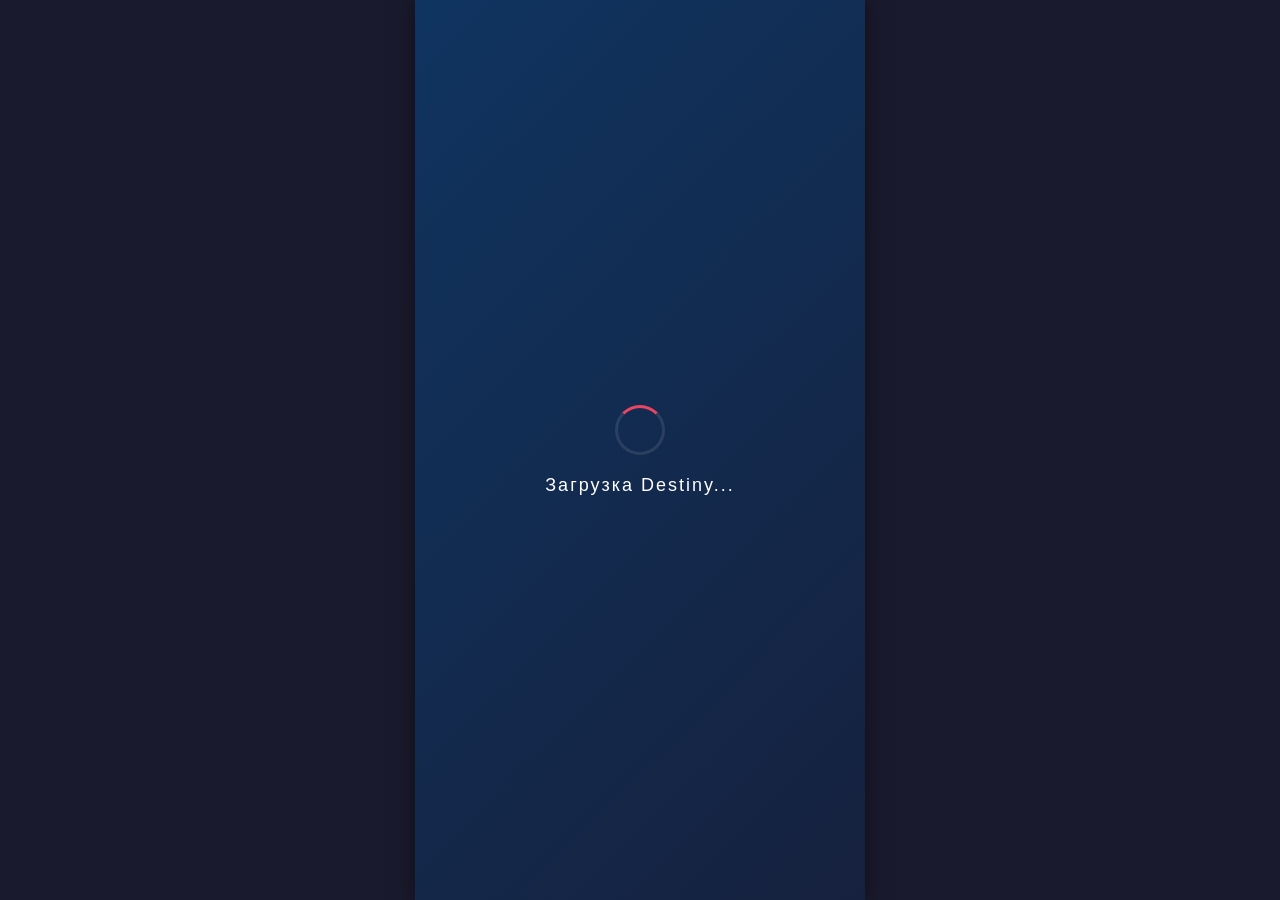
<file: fronted/index.html>
<!DOCTYPE html>
<html lang="ru">
<head>
    <meta charset="UTF-8">
    <meta name="viewport" content="width=device-width, initial-scale=1.0">
    <title>Destiny Game</title>
    <link rel="stylesheet" href="style.css">
    <script src="https://telegram.org/js/telegram-web-app.js"></script>
</head>
<body>
    <div class="app" id="app">
        <!-- Загрузка -->
        <div class="loading-screen" id="loading">
            <div class="spinner"></div>
            <div class="loading-text">Загрузка Destiny...</div>
        </div>

        <!-- Основной интерфейс -->
        <div class="main-screen hidden" id="mainScreen">
            <!-- Верхняя панель -->
            <div class="top-panel">
                <div class="stats">
                    <div class="stat-item">
                        <span class="stat-icon">⚡</span>
                        <span class="stat-value" id="energy">100/100</span>
                    </div>
                    <div class="stat-item">
                        <span class="stat-icon">❤️</span>
                        <span class="stat-value" id="health">100/100</span>
                    </div>
                    <div class="stat-item">
                        <span class="stat-icon">💰</span>
                        <span class="stat-value" id="gold">20</span>
                    </div>
                    <div class="stat-item">
                        <span class="stat-icon">🪙</span>
                        <span class="stat-value" id="dstn">0</span>
                    </div>
                </div>
            </div>

            <!-- Основной контент -->
            <div class="game-content" id="gameContent">
                <!-- Здесь будет динамический контент -->
            </div>

            <!-- Нижнее меню -->
            <div class="bottom-menu">
                <button class="menu-btn" data-page="game">
                    <span class="menu-icon">🎮</span>
                    <span class="menu-text">Игра</span>
                </button>
                <button class="menu-btn" data-page="map">
                    <span class="menu-icon">🗺️</span>
                    <span class="menu-text">Карта</span>
                </button>
                <button class="menu-btn" data-page="inventory">
                    <span class="menu-icon">🎒</span>
                    <span class="menu-text">Инвентарь</span>
                </button>
                <button class="menu-btn" data-page="profile">
                    <span class="menu-icon">👤</span>
                    <span class="menu-text">Профиль</span>
                </button>
                <button class="menu-btn" data-page="shop">
                    <span class="menu-icon">🏪</span>
                    <span class="menu-text">Магазин</span>
                </button>
            </div>
        </div>
    </div>

    <script src="script.js"></script>
</body>
</html>
</file>
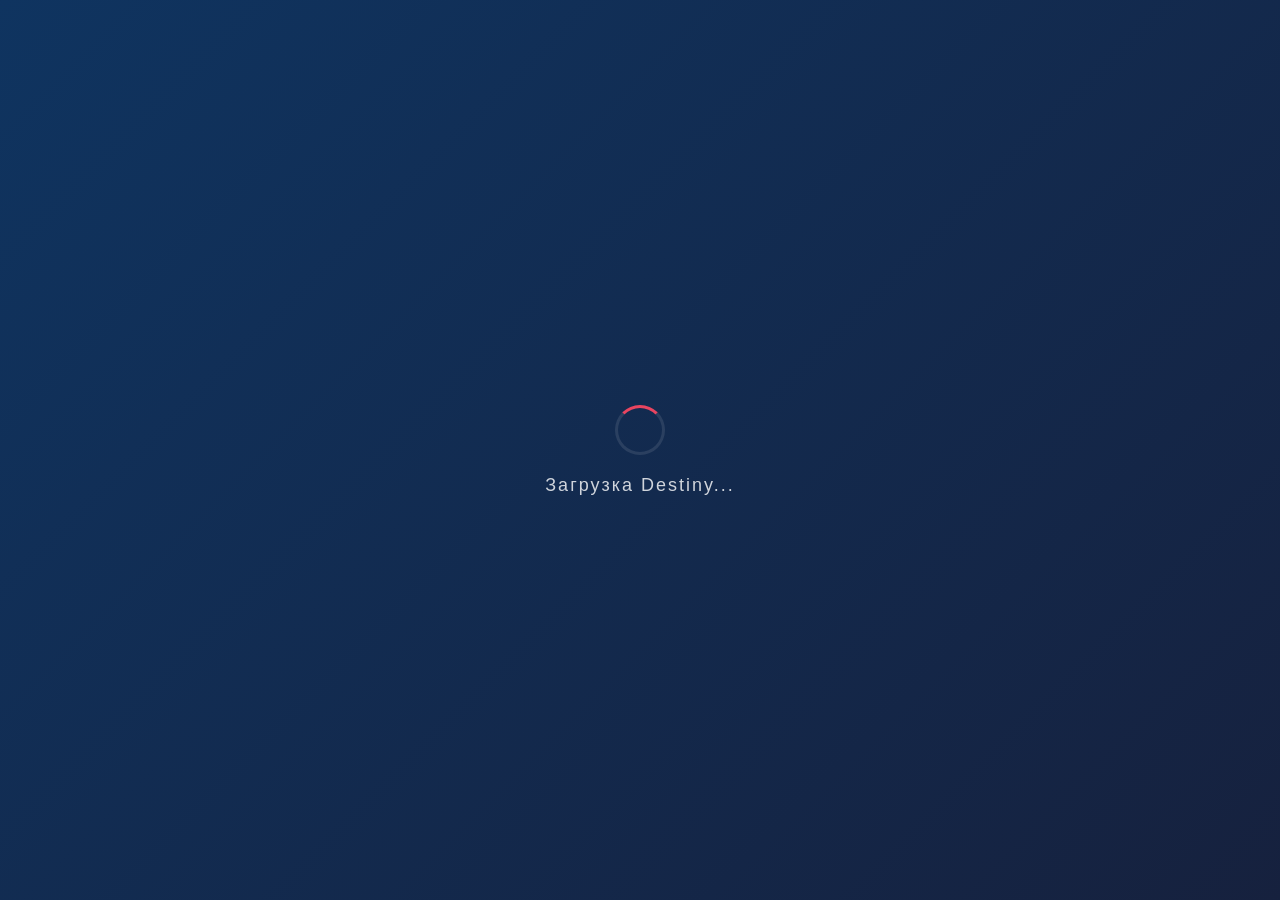
<file: frontend/index.html>
<!DOCTYPE html>
<html lang="ru">
<head>
    <meta charset="UTF-8">
    <meta name="viewport" content="width=device-width, initial-scale=1.0, maximum-scale=1.0, user-scalable=no">
    <title>Destiny Game</title>
    
    <!-- Подключаем Telegram WebApp -->
    <script src="https://telegram.org/js/telegram-web-app.js"></script>
    
    <!-- Подключаем стили с правильным путем -->
    <link rel="stylesheet" href="/frontend/style.css">
    
    <!-- Подключаем скрипт с правильным путем -->
    <script src="/frontend/script.js" defer></script>
    
    <!-- Дополнительные стили для WebApp -->
    <style>
        * {
            margin: 0;
            padding: 0;
            box-sizing: border-box;
            -webkit-tap-highlight-color: transparent;
        }
        
        body {
            font-family: -apple-system, BlinkMacSystemFont, 'Segoe UI', Roboto, Oxygen, Ubuntu, sans-serif;
            background-color: #1a1a2e;
            color: #fff;
            min-height: 100vh;
            display: flex;
            justify-content: center;
            align-items: center;
        }
        
        .app {
            width: 100%;
            max-width: 450px;
            height: 100vh;
            background: linear-gradient(135deg, #16213e 0%, #1a1a2e 100%);
            position: relative;
            overflow: hidden;
            display: flex;
            flex-direction: column;
        }
        
        /* Статистика сверху */
        .stats-bar {
            display: flex;
            justify-content: space-between;
            padding: 12px 16px;
            background: rgba(0,0,0,0.3);
            border-bottom: 1px solid rgba(255,255,255,0.1);
            font-size: 14px;
        }
        
        .stat-item {
            display: flex;
            align-items: center;
            gap: 6px;
        }
        
        .stat-icon {
            width: 24px;
            height: 24px;
            display: flex;
            align-items: center;
            justify-content: center;
            background: rgba(255,255,255,0.1);
            border-radius: 50%;
        }
        
        /* Основной контент */
        .game-content {
            flex: 1;
            overflow-y: auto;
            padding: 20px;
            scrollbar-width: thin;
            scrollbar-color: #e94560 #16213e;
        }
        
        .game-content::-webkit-scrollbar {
            width: 6px;
        }
        
        .game-content::-webkit-scrollbar-track {
            background: #16213e;
        }
        
        .game-content::-webkit-scrollbar-thumb {
            background: #e94560;
            border-radius: 3px;
        }
        
        /* Меню внизу */
        .menu-bar {
            display: flex;
            justify-content: space-around;
            padding: 12px 8px;
            background: rgba(0,0,0,0.4);
            border-top: 1px solid rgba(255,255,255,0.1);
            backdrop-filter: blur(10px);
        }
        
        .menu-btn {
            display: flex;
            flex-direction: column;
            align-items: center;
            background: none;
            border: none;
            color: rgba(255,255,255,0.6);
            font-size: 12px;
            padding: 8px 12px;
            border-radius: 8px;
            transition: all 0.2s;
            cursor: pointer;
        }
        
        .menu-btn span {
            font-size: 20px;
            margin-bottom: 4px;
        }
        
        .menu-btn.active {
            color: #e94560;
            background: rgba(233,69,96,0.1);
        }
        
        /* Загрузка */
        .loading-screen {
            position: absolute;
            top: 0;
            left: 0;
            width: 100%;
            height: 100%;
            display: flex;
            flex-direction: column;
            justify-content: center;
            align-items: center;
            background: linear-gradient(135deg, #0f3460, #16213e 100%);
            z-index: 100;
        }
        
        .hidden {
            display: none !important;
        }
        
        .spinner {
            width: 50px;
            height: 50px;
            border: 3px solid rgba(255,255,255,0.1);
            border-top-color: #e94560;
            border-radius: 50%;
            animation: spin 1s ease-in-out infinite;
            margin-bottom: 20px;
        }
        
        .loading-text {
            color: #fff;
            font-size: 18px;
            opacity: 0.8;
        }
        
        @keyframes spin {
            to { transform: rotate(360deg); }
        }
        
        /* Уведомления */
        .notification {
            position: fixed;
            top: 20px;
            left: 50%;
            transform: translateX(-50%) translateY(-100px);
            background: rgba(0,0,0,0.9);
            color: white;
            padding: 12px 24px;
            border-radius: 30px;
            font-size: 14px;
            z-index: 1000;
            transition: transform 0.3s;
            max-width: 80%;
            text-align: center;
            box-shadow: 0 4px 15px rgba(0,0,0,0.5);
        }
        
        .notification.show {
            transform: translateX(-50%) translateY(0);
        }
        
        .notification.error {
            background: #e94560;
        }
        
        .notification.success {
            background: #4caf50;
        }
    </style>
</head>
<body>
    <!-- ЭКРАН ЗАГРУЗКИ -->
    <div id="loading" class="loading-screen">
        <div class="spinner"></div>
        <div class="loading-text">Загрузка Destiny...</div>
    </div>

    <!-- ОСНОВНОЙ ЭКРАН ИГРЫ -->
    <div id="mainScreen" class="app hidden">
        <!-- Верхняя панель статистики -->
        <div class="stats-bar">
            <div class="stat-item">
                <span class="stat-icon">⚡</span>
                <span id="energy">100/100</span>
            </div>
            <div class="stat-item">
                <span class="stat-icon">❤️</span>
                <span id="health">100/100</span>
            </div>
            <div class="stat-item">
                <span class="stat-icon">💰</span>
                <span id="gold">20</span>
            </div>
            <div class="stat-item">
                <span class="stat-icon">🪙</span>
                <span id="dstn">0</span>
            </div>
        </div>

        <!-- Контент игры будет загружаться сюда -->
        <div id="gameContent" class="game-content">
            <!-- Сюда будет подгружаться game.html или страницы из папки pages/ -->
        </div>

        <!-- Нижнее меню -->
        <div class="menu-bar">
            <button class="menu-btn" data-page="game">
                <span>🎮</span>
                <span>Игра</span>
            </button>
            <button class="menu-btn" data-page="map">
                <span>🗺️</span>
                <span>Карта</span>
            </button>
            <button class="menu-btn" data-page="inventory">
                <span>🎒</span>
                <span>Инвентарь</span>
            </button>
            <button class="menu-btn" data-page="profile">
                <span>👤</span>
                <span>Профиль</span>
            </button>
            <button class="menu-btn" data-page="shop">
                <span>🏪</span>
                <span>Магазин</span>
            </button>
        </div>
    </div>

    <!-- Контейнер для уведомлений -->
    <div id="notification"></div>

    <!-- Запасной вариант загрузки game.html -->
    <script>
        // Эта часть выполнится, если script.js не загрузится
        document.addEventListener('DOMContentLoaded', function() {
            // Если через 2 секунды скрипт не загрузился, показываем предупреждение
            setTimeout(function() {
                if (typeof window.loadPage === 'undefined') {
                    console.error('❌ script.js не загрузился');
                    const gameContent = document.getElementById('gameContent');
                    if (gameContent) {
                        gameContent.innerHTML = '<div style="text-align:center; padding:20px; color:#e94560;">Ошибка загрузки игры. Проверьте подключение.</div>';
                    }
                }
            }, 2000);
        });
    </script>
</body>
</html>
</file>
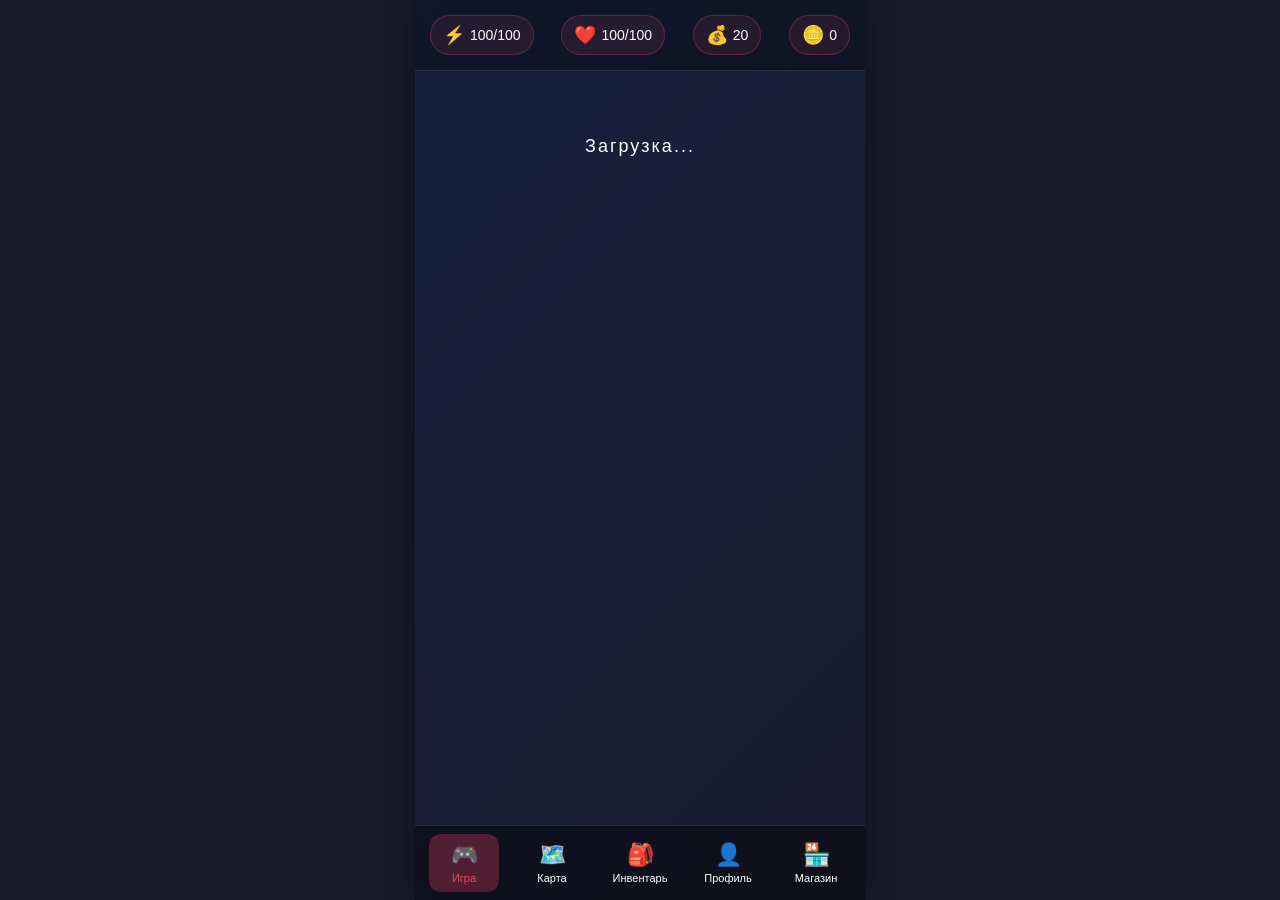
<file: fronted/game.html>
<!DOCTYPE html>
<html lang="ru">
<head>
    <meta charset="UTF-8">
    <meta name="viewport" content="width=device-width, initial-scale=1.0">
    <title>Destiny - Игра</title>
    <link rel="stylesheet" href="style.css">
</head>
<body>
    <div class="app">
        <div class="main-screen">
            <div class="top-panel">
                <div class="stats">
                    <div class="stat-item">
                        <span class="stat-icon">⚡</span>
                        <span class="stat-value" id="energy">100/100</span>
                    </div>
                    <div class="stat-item">
                        <span class="stat-icon">❤️</span>
                        <span class="stat-value" id="health">100/100</span>
                    </div>
                    <div class="stat-item">
                        <span class="stat-icon">💰</span>
                        <span class="stat-value" id="gold">20</span>
                    </div>
                    <div class="stat-item">
                        <span class="stat-icon">🪙</span>
                        <span class="stat-value" id="dstn">0</span>
                    </div>
                </div>
            </div>

            <div class="game-content" id="gameContent">
                <!-- Контент загружается через script.js -->
                <div class="loading-text" style="text-align:center; padding:50px;">Загрузка...</div>
            </div>

            <div class="bottom-menu">
                <button class="menu-btn active" data-page="game">
                    <span class="menu-icon">🎮</span>
                    <span class="menu-text">Игра</span>
                </button>
                <button class="menu-btn" data-page="map">
                    <span class="menu-icon">🗺️</span>
                    <span class="menu-text">Карта</span>
                </button>
                <button class="menu-btn" data-page="inventory">
                    <span class="menu-icon">🎒</span>
                    <span class="menu-text">Инвентарь</span>
                </button>
                <button class="menu-btn" data-page="profile">
                    <span class="menu-icon">👤</span>
                    <span class="menu-text">Профиль</span>
                </button>
                <button class="menu-btn" data-page="shop">
                    <span class="menu-icon">🏪</span>
                    <span class="menu-text">Магазин</span>
                </button>
            </div>
        </div>
    </div>

    <script src="script.js"></script>
</body>
</html>
</file>
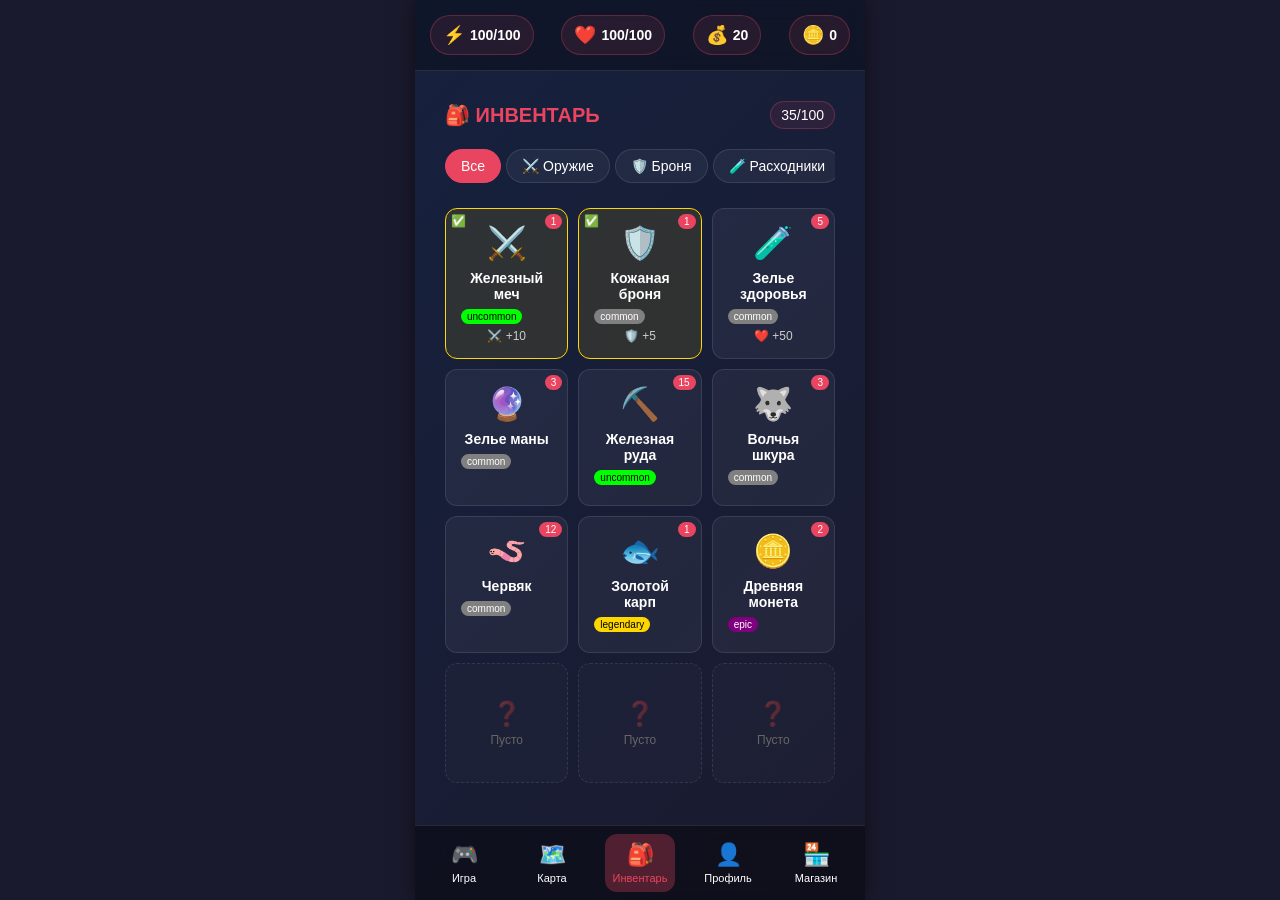
<file: fronted/pages/inventory.html>
<!DOCTYPE html>
<html lang="ru">
<head>
    <meta charset="UTF-8">
    <meta name="viewport" content="width=device-width, initial-scale=1.0">
    <title>Destiny - Инвентарь</title>
    <link rel="stylesheet" href="../style.css">
    <style>
        .inventory-page {
            padding: 15px;
        }
        
        .inventory-header {
            display: flex;
            justify-content: space-between;
            align-items: center;
            margin-bottom: 20px;
        }
        
        .inventory-title {
            font-size: 20px;
            font-weight: bold;
            color: #e94560;
        }
        
        .inventory-stats {
            background: rgba(233, 69, 96, 0.1);
            padding: 5px 10px;
            border-radius: 20px;
            font-size: 14px;
            border: 1px solid rgba(233, 69, 96, 0.3);
        }
        
        .inventory-categories {
            display: flex;
            gap: 5px;
            margin-bottom: 20px;
            overflow-x: auto;
            padding-bottom: 5px;
        }
        
        .category-btn {
            background: rgba(255,255,255,0.05);
            border: 1px solid rgba(255,255,255,0.1);
            color: #fff;
            padding: 8px 15px;
            border-radius: 20px;
            font-size: 14px;
            cursor: pointer;
            transition: all 0.3s;
            white-space: nowrap;
        }
        
        .category-btn:hover {
            background: rgba(233, 69, 96, 0.1);
            border-color: #e94560;
        }
        
        .category-btn.active {
            background: #e94560;
            border-color: #e94560;
        }
        
        .inventory-grid {
            display: grid;
            grid-template-columns: repeat(3, 1fr);
            gap: 10px;
            margin-bottom: 20px;
        }
        
        .item-card {
            background: rgba(255,255,255,0.05);
            border: 1px solid rgba(255,255,255,0.1);
            border-radius: 12px;
            padding: 15px;
            cursor: pointer;
            transition: all 0.3s;
            position: relative;
        }
        
        .item-card:hover {
            border-color: #e94560;
            transform: translateY(-2px);
            background: rgba(233, 69, 96, 0.1);
        }
        
        .item-card.equipped {
            border-color: #ffd700;
            background: rgba(255, 215, 0, 0.1);
        }
        
        .item-icon {
            font-size: 32px;
            margin-bottom: 8px;
            text-align: center;
        }
        
        .item-name {
            font-weight: bold;
            font-size: 14px;
            text-align: center;
            margin-bottom: 4px;
        }
        
        .item-rarity {
            font-size: 10px;
            text-align: center;
            padding: 2px 6px;
            border-radius: 10px;
            display: inline-block;
            margin: 0 auto 5px;
            width: fit-content;
        }
        
        .rarity-common { background: #808080; }
        .rarity-uncommon { background: #00ff00; color: #000; }
        .rarity-rare { background: #0000ff; }
        .rarity-epic { background: #800080; }
        .rarity-legendary { background: #ffd700; color: #000; }
        .rarity-mythic { background: #ff0000; }
        
        .item-stats {
            font-size: 12px;
            color: #ccc;
            text-align: center;
        }
        
        .item-count {
            position: absolute;
            top: 5px;
            right: 5px;
            background: #e94560;
            color: #fff;
            font-size: 10px;
            padding: 2px 6px;
            border-radius: 10px;
        }
        
        .item-equipped {
            position: absolute;
            top: 5px;
            left: 5px;
            font-size: 12px;
            color: #ffd700;
        }
        
        .item-actions {
            display: flex;
            gap: 5px;
            margin-top: 10px;
        }
        
        .item-btn {
            flex: 1;
            background: rgba(255,255,255,0.1);
            border: none;
            color: #fff;
            padding: 5px;
            border-radius: 15px;
            font-size: 11px;
            cursor: pointer;
            transition: all 0.3s;
        }
        
        .item-btn:hover {
            background: #e94560;
        }
        
        .item-btn.equip {
            background: #4CAF50;
        }
        
        .item-btn.sell {
            background: #f44336;
        }
        
        .empty-slot {
            background: rgba(255,255,255,0.02);
            border: 1px dashed rgba(255,255,255,0.1);
            border-radius: 12px;
            padding: 15px;
            display: flex;
            flex-direction: column;
            align-items: center;
            justify-content: center;
            min-height: 120px;
            color: #666;
            font-size: 12px;
        }
        
        .empty-icon {
            font-size: 24px;
            margin-bottom: 5px;
            opacity: 0.3;
        }
        
        .item-detail-modal {
            display: none;
            position: fixed;
            top: 0;
            left: 0;
            width: 100%;
            height: 100%;
            background: rgba(0,0,0,0.9);
            backdrop-filter: blur(5px);
            z-index: 1000;
            align-items: center;
            justify-content: center;
        }
        
        .item-detail-modal.show {
            display: flex;
        }
        
        .item-detail-content {
            background: linear-gradient(135deg, #16213e, #1a1a2e);
            border-radius: 20px;
            padding: 20px;
            max-width: 300px;
            width: 90%;
            border: 2px solid #e94560;
        }
        
        .item-detail-icon {
            font-size: 64px;
            text-align: center;
            margin-bottom: 15px;
        }
        
        .item-detail-name {
            font-size: 20px;
            font-weight: bold;
            text-align: center;
            margin-bottom: 5px;
        }
        
        .item-detail-rarity {
            text-align: center;
            margin-bottom: 15px;
        }
        
        .item-detail-description {
            color: #ccc;
            font-size: 14px;
            line-height: 1.6;
            margin-bottom: 15px;
            text-align: center;
        }
        
        .item-detail-stats {
            background: rgba(0,0,0,0.3);
            border-radius: 10px;
            padding: 15px;
            margin-bottom: 15px;
        }
        
        .stat-row {
            display: flex;
            justify-content: space-between;
            margin-bottom: 8px;
            font-size: 14px;
        }
        
        .stat-label {
            color: #ccc;
        }
        
        .stat-value {
            color: #fff;
            font-weight: bold;
        }
        
        .stat-value.positive {
            color: #4CAF50;
        }
        
        .item-detail-actions {
            display: flex;
            gap: 10px;
        }
        
        .detail-btn {
            flex: 1;
            padding: 12px;
            border: none;
            border-radius: 25px;
            font-size: 14px;
            cursor: pointer;
            transition: all 0.3s;
        }
        
        .detail-btn.equip {
            background: #4CAF50;
            color: #fff;
        }
        
        .detail-btn.sell {
            background: #f44336;
            color: #fff;
        }
        
        .detail-btn.close {
            background: #666;
            color: #fff;
        }
        
        .detail-btn:hover {
            opacity: 0.8;
            transform: translateY(-2px);
        }
    </style>
</head>
<body>
    <div class="app">
        <div class="main-screen">
            <div class="top-panel">
                <div class="stats">
                    <div class="stat-item">
                        <span class="stat-icon">⚡</span>
                        <span class="stat-value" id="energy">100/100</span>
                    </div>
                    <div class="stat-item">
                        <span class="stat-icon">❤️</span>
                        <span class="stat-value" id="health">100/100</span>
                    </div>
                    <div class="stat-item">
                        <span class="stat-icon">💰</span>
                        <span class="stat-value" id="gold">20</span>
                    </div>
                    <div class="stat-item">
                        <span class="stat-icon">🪙</span>
                        <span class="stat-value" id="dstn">0</span>
                    </div>
                </div>
            </div>

            <div class="game-content">
                <div class="inventory-page">
                    <div class="inventory-header">
                        <div class="inventory-title">🎒 ИНВЕНТАРЬ</div>
                        <div class="inventory-stats">35/100</div>
                    </div>
                    
                    <div class="inventory-categories">
                        <button class="category-btn active" data-category="all">Все</button>
                        <button class="category-btn" data-category="weapons">⚔️ Оружие</button>
                        <button class="category-btn" data-category="armor">🛡️ Броня</button>
                        <button class="category-btn" data-category="consumables">🧪 Расходники</button>
                        <button class="category-btn" data-category="materials">📦 Материалы</button>
                        <button class="category-btn" data-category="bait">🪱 Наживки</button>
                        <button class="category-btn" data-category="treasures">💎 Сокровища</button>
                    </div>
                    
                    <div class="inventory-grid" id="inventoryGrid">
                        <!-- Здесь будут предметы -->
                    </div>
                </div>
            </div>

            <div class="bottom-menu">
                <button class="menu-btn" data-page="game">
                    <span class="menu-icon">🎮</span>
                    <span class="menu-text">Игра</span>
                </button>
                <button class="menu-btn" data-page="map">
                    <span class="menu-icon">🗺️</span>
                    <span class="menu-text">Карта</span>
                </button>
                <button class="menu-btn active" data-page="inventory">
                    <span class="menu-icon">🎒</span>
                    <span class="menu-text">Инвентарь</span>
                </button>
                <button class="menu-btn" data-page="profile">
                    <span class="menu-icon">👤</span>
                    <span class="menu-text">Профиль</span>
                </button>
                <button class="menu-btn" data-page="shop">
                    <span class="menu-icon">🏪</span>
                    <span class="menu-text">Магазин</span>
                </button>
            </div>
        </div>
    </div>

    <!-- Модальное окно предмета -->
    <div class="item-detail-modal" id="itemDetailModal">
        <div class="item-detail-content">
            <div class="item-detail-icon" id="detailIcon">⚔️</div>
            <div class="item-detail-name" id="detailName">Железный меч</div>
            <div class="item-detail-rarity" id="detailRarity">
                <span class="rarity-uncommon" style="padding:3px 10px;">Необычный</span>
            </div>
            <div class="item-detail-description" id="detailDesc">
                Качественный железный меч. Острый и надёжный.
            </div>
            <div class="item-detail-stats" id="detailStats">
                <div class="stat-row">
                    <span class="stat-label">⚔️ Урон</span>
                    <span class="stat-value positive">+10</span>
                </div>
                <div class="stat-row">
                    <span class="stat-label">💰 Цена</span>
                    <span class="stat-value">60</span>
                </div>
            </div>
            <div class="item-detail-actions">
                <button class="detail-btn equip" onclick="equipItem()">⚔️ Надеть</button>
                <button class="detail-btn sell" onclick="sellItem()">💰 Продать</button>
                <button class="detail-btn close" onclick="closeItemDetail()">✖️ Закрыть</button>
            </div>
        </div>
    </div>

    <script>
        // Моковые данные для теста
        const mockInventory = [
            { id: 'iron_sword', name: 'Железный меч', icon: '⚔️', rarity: 'uncommon', type: 'weapon', damage: 10, value: 60, count: 1, equipped: true },
            { id: 'leather_armor', name: 'Кожаная броня', icon: '🛡️', rarity: 'common', type: 'armor', defense: 5, health: 15, value: 25, count: 1, equipped: true },
            { id: 'health_potion', name: 'Зелье здоровья', icon: '🧪', rarity: 'common', type: 'consumable', heal: 50, value: 10, count: 5 },
            { id: 'mana_potion', name: 'Зелье маны', icon: '🔮', rarity: 'common', type: 'consumable', mana: 50, value: 10, count: 3 },
            { id: 'iron_ore', name: 'Железная руда', icon: '⛏️', rarity: 'uncommon', type: 'material', value: 8, count: 15 },
            { id: 'wolf_skin', name: 'Волчья шкура', icon: '🐺', rarity: 'common', type: 'material', value: 10, count: 3 },
            { id: 'worm', name: 'Червяк', icon: '🪱', rarity: 'common', type: 'bait', value: 1, count: 12 },
            { id: 'golden_carp', name: 'Золотой карп', icon: '🐟', rarity: 'legendary', type: 'treasure', value: 1000, count: 1 },
            { id: 'ancient_coin', name: 'Древняя монета', icon: '🪙', rarity: 'epic', type: 'treasure', value: 500, count: 2 },
        ];
        
        let currentCategory = 'all';
        let selectedItem = null;
        
        function renderInventory(category = 'all') {
            const grid = document.getElementById('inventoryGrid');
            const filtered = category === 'all' ? mockInventory : mockInventory.filter(item => item.type === category);
            
            let html = '';
            filtered.forEach(item => {
                const rarityClass = `rarity-${item.rarity}`;
                const equippedClass = item.equipped ? 'equipped' : '';
                
                html += `
                    <div class="item-card ${equippedClass}" onclick="showItemDetail('${item.id}')">
                        ${item.equipped ? '<div class="item-equipped">✅</div>' : ''}
                        <div class="item-icon">${item.icon}</div>
                        <div class="item-name">${item.name}</div>
                        <div class="item-rarity ${rarityClass}">${item.rarity}</div>
                        <div class="item-stats">
                            ${item.damage ? `⚔️ +${item.damage}` : ''}
                            ${item.defense ? `🛡️ +${item.defense}` : ''}
                            ${item.heal ? `❤️ +${item.heal}` : ''}
                        </div>
                        <div class="item-count">${item.count}</div>
                    </div>
                `;
            });
            
            // Добавляем пустые слоты
            const remaining = 12 - filtered.length;
            for (let i = 0; i < remaining; i++) {
                html += `
                    <div class="empty-slot">
                        <div class="empty-icon">❓</div>
                        <div>Пусто</div>
                    </div>
                `;
            }
            
            grid.innerHTML = html;
        }
        
        function showItemDetail(itemId) {
            const item = mockInventory.find(i => i.id === itemId);
            if (!item) return;
            
            selectedItem = item;
            
            document.getElementById('detailIcon').textContent = item.icon;
            document.getElementById('detailName').textContent = item.name;
            
            const raritySpan = document.getElementById('detailRarity').querySelector('span');
            raritySpan.className = `rarity-${item.rarity}`;
            raritySpan.style.padding = '3px 10px';
            raritySpan.textContent = item.rarity;
            
            document.getElementById('detailDesc').textContent = `Качественный предмет.${item.equipped ? ' Уже надет.' : ''}`;
            
            let statsHtml = '';
            if (item.damage) statsHtml += `<div class="stat-row"><span class="stat-label">⚔️ Урон</span><span class="stat-value positive">+${item.damage}</span></div>`;
            if (item.defense) statsHtml += `<div class="stat-row"><span class="stat-label">🛡️ Защита</span><span class="stat-value positive">+${item.defense}</span></div>`;
            if (item.health) statsHtml += `<div class="stat-row"><span class="stat-label">❤️ Здоровье</span><span class="stat-value positive">+${item.health}</span></div>`;
            if (item.heal) statsHtml += `<div class="stat-row"><span class="stat-label">💊 Лечение</span><span class="stat-value positive">+${item.heal}</span></div>`;
            if (item.mana) statsHtml += `<div class="stat-row"><span class="stat-label">🔮 Мана</span><span class="stat-value positive">+${item.mana}</span></div>`;
            statsHtml += `<div class="stat-row"><span class="stat-label">💰 Цена</span><span class="stat-value">${item.value}</span></div>`;
            statsHtml += `<div class="stat-row"><span class="stat-label">📦 Количество</span><span class="stat-value">${item.count}</span></div>`;
            
            document.getElementById('detailStats').innerHTML = statsHtml;
            
            document.getElementById('itemDetailModal').classList.add('show');
        }
        
        function closeItemDetail() {
            document.getElementById('itemDetailModal').classList.remove('show');
        }
        
        function equipItem() {
            if (selectedItem) {
                alert(`⚔️ Предмет ${selectedItem.name} надет!`);
                closeItemDetail();
            }
        }
        
        function sellItem() {
            if (selectedItem) {
                alert(`💰 Предмет ${selectedItem.name} продан за ${selectedItem.value} золота!`);
                closeItemDetail();
            }
        }
        
        // Инициализация
        document.addEventListener('DOMContentLoaded', () => {
            renderInventory();
            
            document.querySelectorAll('.category-btn').forEach(btn => {
                btn.addEventListener('click', () => {
                    document.querySelectorAll('.category-btn').forEach(b => b.classList.remove('active'));
                    btn.classList.add('active');
                    currentCategory = btn.dataset.category;
                    renderInventory(currentCategory);
                });
            });
        });
    </script>
    <script src="../script.js"></script>
</body>
</html>
</file>
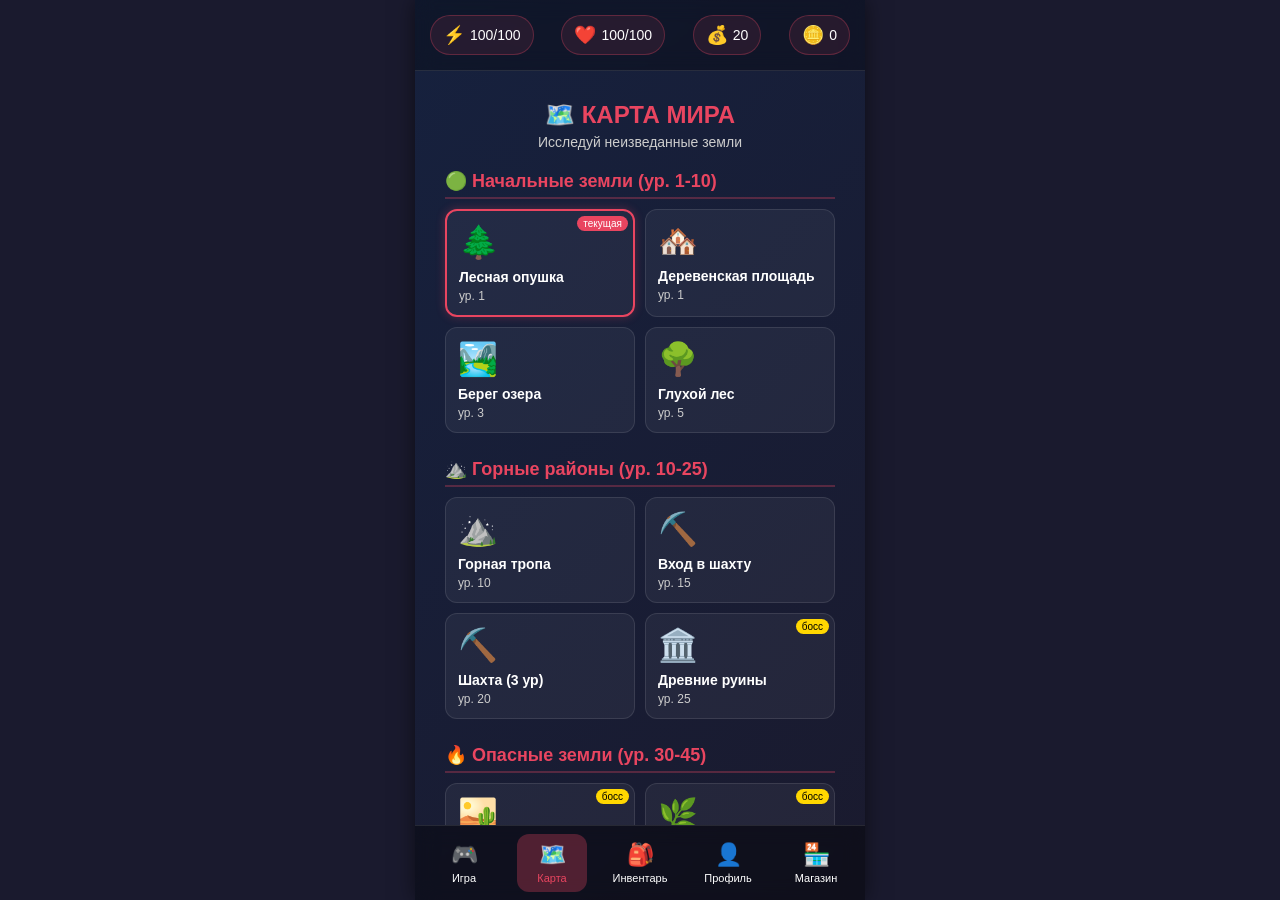
<file: fronted/pages/map.html>
<!DOCTYPE html>
<html lang="ru">
<head>
    <meta charset="UTF-8">
    <meta name="viewport" content="width=device-width, initial-scale=1.0">
    <title>Destiny - Карта мира</title>
    <link rel="stylesheet" href="../style.css">
    <style>
        .map-page {
            padding: 15px;
        }
        
        .map-header {
            text-align: center;
            margin-bottom: 20px;
        }
        
        .map-title {
            font-size: 24px;
            font-weight: bold;
            color: #e94560;
            margin-bottom: 5px;
        }
        
        .map-subtitle {
            color: #ccc;
            font-size: 14px;
        }
        
        .region-section {
            margin-bottom: 25px;
        }
        
        .region-title {
            font-size: 18px;
            font-weight: bold;
            color: #e94560;
            margin-bottom: 10px;
            padding-bottom: 5px;
            border-bottom: 2px solid rgba(233, 69, 96, 0.3);
        }
        
        .region-grid {
            display: grid;
            grid-template-columns: repeat(2, 1fr);
            gap: 10px;
        }
        
        .region-card {
            background: rgba(255,255,255,0.05);
            border: 1px solid rgba(255,255,255,0.1);
            border-radius: 12px;
            padding: 12px;
            cursor: pointer;
            transition: all 0.3s;
            position: relative;
            overflow: hidden;
        }
        
        .region-card:hover {
            border-color: #e94560;
            transform: translateY(-2px);
            background: rgba(233, 69, 96, 0.1);
        }
        
        .region-card.locked {
            opacity: 0.6;
            filter: grayscale(0.5);
        }
        
        .region-card.locked:hover {
            border-color: #666;
            transform: none;
            background: rgba(255,255,255,0.05);
        }
        
        .region-icon {
            font-size: 32px;
            margin-bottom: 8px;
        }
        
        .region-name {
            font-weight: bold;
            font-size: 14px;
            margin-bottom: 4px;
        }
        
        .region-level {
            font-size: 12px;
            color: #ccc;
        }
        
        .region-badge {
            position: absolute;
            top: 5px;
            right: 5px;
            background: #e94560;
            color: #fff;
            font-size: 10px;
            padding: 2px 6px;
            border-radius: 10px;
        }
        
        .region-badge.boss {
            background: #ffd700;
            color: #000;
        }
        
        .region-current {
            border: 2px solid #e94560;
            box-shadow: 0 0 10px rgba(233, 69, 96, 0.3);
        }
        
        .legend {
            display: flex;
            flex-wrap: wrap;
            gap: 15px;
            margin-top: 20px;
            padding: 15px;
            background: rgba(0,0,0,0.2);
            border-radius: 12px;
        }
        
        .legend-item {
            display: flex;
            align-items: center;
            gap: 8px;
            font-size: 12px;
            color: #ccc;
        }
        
        .legend-color {
            width: 12px;
            height: 12px;
            border-radius: 3px;
        }
        
        .legend-color.current {
            background: #e94560;
        }
        
        .legend-color.boss {
            background: #ffd700;
        }
        
        .legend-color.locked {
            background: #666;
        }
    </style>
</head>
<body>
    <div class="app">
        <div class="main-screen">
            <div class="top-panel">
                <div class="stats">
                    <div class="stat-item">
                        <span class="stat-icon">⚡</span>
                        <span class="stat-value" id="energy">100/100</span>
                    </div>
                    <div class="stat-item">
                        <span class="stat-icon">❤️</span>
                        <span class="stat-value" id="health">100/100</span>
                    </div>
                    <div class="stat-item">
                        <span class="stat-icon">💰</span>
                        <span class="stat-value" id="gold">20</span>
                    </div>
                    <div class="stat-item">
                        <span class="stat-icon">🪙</span>
                        <span class="stat-value" id="dstn">0</span>
                    </div>
                </div>
            </div>

            <div class="game-content">
                <div class="map-page">
                    <div class="map-header">
                        <div class="map-title">🗺️ КАРТА МИРА</div>
                        <div class="map-subtitle">Исследуй неизведанные земли</div>
                    </div>
                    
                    <div class="region-section">
                        <div class="region-title">🟢 Начальные земли (ур. 1-10)</div>
                        <div class="region-grid">
                            <div class="region-card region-current" onclick="goToLocation('start')">
                                <div class="region-icon">🌲</div>
                                <div class="region-name">Лесная опушка</div>
                                <div class="region-level">ур. 1</div>
                                <div class="region-badge">текущая</div>
                            </div>
                            <div class="region-card" onclick="goToLocation('village')">
                                <div class="region-icon">🏘️</div>
                                <div class="region-name">Деревенская площадь</div>
                                <div class="region-level">ур. 1</div>
                            </div>
                            <div class="region-card" onclick="goToLocation('lake_shore')">
                                <div class="region-icon">🏞️</div>
                                <div class="region-name">Берег озера</div>
                                <div class="region-level">ур. 3</div>
                            </div>
                            <div class="region-card" onclick="goToLocation('deep_forest')">
                                <div class="region-icon">🌳</div>
                                <div class="region-name">Глухой лес</div>
                                <div class="region-level">ур. 5</div>
                            </div>
                        </div>
                    </div>
                    
                    <div class="region-section">
                        <div class="region-title">⛰️ Горные районы (ур. 10-25)</div>
                        <div class="region-grid">
                            <div class="region-card" onclick="goToLocation('mountain_path')">
                                <div class="region-icon">⛰️</div>
                                <div class="region-name">Горная тропа</div>
                                <div class="region-level">ур. 10</div>
                            </div>
                            <div class="region-card" onclick="goToLocation('mine_entrance')">
                                <div class="region-icon">⛏️</div>
                                <div class="region-name">Вход в шахту</div>
                                <div class="region-level">ур. 15</div>
                            </div>
                            <div class="region-card" onclick="goToLocation('mine_level3')">
                                <div class="region-icon">⛏️</div>
                                <div class="region-name">Шахта (3 ур)</div>
                                <div class="region-level">ур. 20</div>
                            </div>
                            <div class="region-card" onclick="goToLocation('ancient_ruins')">
                                <div class="region-icon">🏛️</div>
                                <div class="region-name">Древние руины</div>
                                <div class="region-level">ур. 25</div>
                                <div class="region-badge boss">босс</div>
                            </div>
                        </div>
                    </div>
                    
                    <div class="region-section">
                        <div class="region-title">🔥 Опасные земли (ур. 30-45)</div>
                        <div class="region-grid">
                            <div class="region-card" onclick="goToLocation('desert')">
                                <div class="region-icon">🏜️</div>
                                <div class="region-name">Пустыня забвения</div>
                                <div class="region-level">ур. 30</div>
                                <div class="region-badge boss">босс</div>
                            </div>
                            <div class="region-card" onclick="goToLocation('swamp')">
                                <div class="region-icon">🌿</div>
                                <div class="region-name">Болото туманов</div>
                                <div class="region-level">ур. 35</div>
                                <div class="region-badge boss">босс</div>
                            </div>
                            <div class="region-card" onclick="goToLocation('ice_plains')">
                                <div class="region-icon">❄️</div>
                                <div class="region-name">Ледяные равнины</div>
                                <div class="region-level">ур. 40</div>
                                <div class="region-badge boss">босс</div>
                            </div>
                            <div class="region-card" onclick="goToLocation('volcano_crater')">
                                <div class="region-icon">🌋</div>
                                <div class="region-name">Жерло вулкана</div>
                                <div class="region-level">ур. 45</div>
                                <div class="region-badge boss">босс</div>
                            </div>
                        </div>
                    </div>
                    
                    <div class="region-section">
                        <div class="region-title">✨ Легендарные острова (ур. 50+)</div>
                        <div class="region-grid">
                            <div class="region-card locked" onclick="showLocked('volcanic_island')">
                                <div class="region-icon">🌋</div>
                                <div class="region-name">Огненный остров</div>
                                <div class="region-level">ур. 50</div>
                                <div class="region-badge">3 осколка</div>
                            </div>
                            <div class="region-card locked" onclick="showLocked('crystal_island')">
                                <div class="region-icon">💎</div>
                                <div class="region-name">Кристальный остров</div>
                                <div class="region-level">ур. 55</div>
                                <div class="region-badge">1 камень</div>
                            </div>
                            <div class="region-card locked" onclick="showLocked('dragon_island')">
                                <div class="region-icon">🐉</div>
                                <div class="region-name">Остров драконов</div>
                                <div class="region-level">ур. 60</div>
                                <div class="region-badge">5 камней</div>
                            </div>
                        </div>
                    </div>
                    
                    <div class="legend">
                        <div class="legend-item">
                            <div class="legend-color current"></div>
                            <span>Текущая локация</span>
                        </div>
                        <div class="legend-item">
                            <div class="legend-color boss"></div>
                            <span>Босс</span>
                        </div>
                        <div class="legend-item">
                            <div class="legend-color locked"></div>
                            <span>Закрыто</span>
                        </div>
                    </div>
                </div>
            </div>

            <div class="bottom-menu">
                <button class="menu-btn" data-page="game">
                    <span class="menu-icon">🎮</span>
                    <span class="menu-text">Игра</span>
                </button>
                <button class="menu-btn active" data-page="map">
                    <span class="menu-icon">🗺️</span>
                    <span class="menu-text">Карта</span>
                </button>
                <button class="menu-btn" data-page="inventory">
                    <span class="menu-icon">🎒</span>
                    <span class="menu-text">Инвентарь</span>
                </button>
                <button class="menu-btn" data-page="profile">
                    <span class="menu-icon">👤</span>
                    <span class="menu-text">Профиль</span>
                </button>
                <button class="menu-btn" data-page="shop">
                    <span class="menu-icon">🏪</span>
                    <span class="menu-text">Магазин</span>
                </button>
            </div>
        </div>
    </div>

    <script>
        function goToLocation(locationId) {
            // Здесь будет переход на страницу локации
            window.location.href = `../index.html?location=${locationId}`;
        }
        
        function showLocked(locationId) {
            alert('Эта локация пока недоступна. Требуются радужные осколки/камни.');
        }
    </script>
    <script src="../script.js"></script>
</body>
</html>
</file>
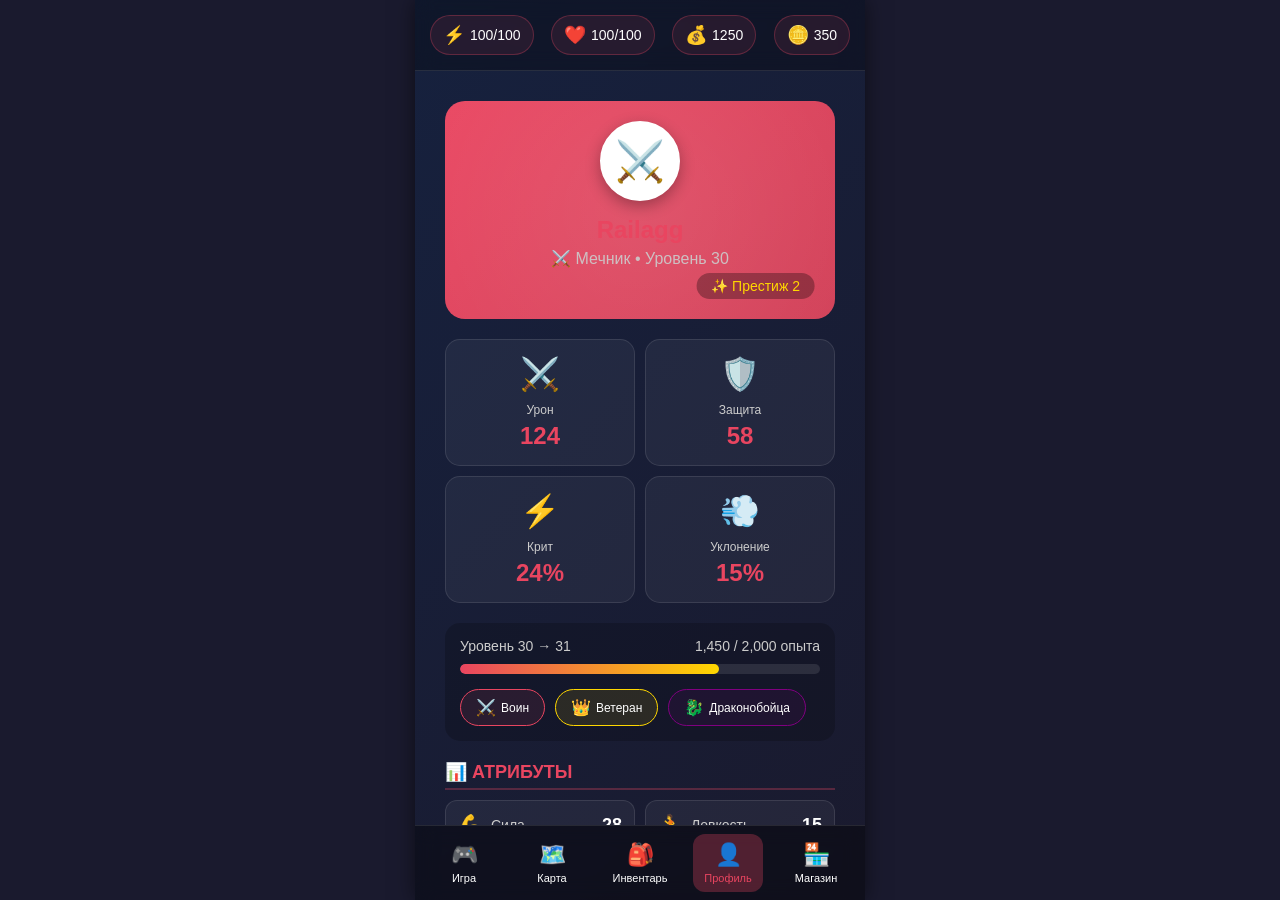
<file: fronted/pages/profile.html>
<!DOCTYPE html>
<html lang="ru">
<head>
    <meta charset="UTF-8">
    <meta name="viewport" content="width=device-width, initial-scale=1.0">
    <title>Destiny - Профиль</title>
    <link rel="stylesheet" href="../style.css">
    <style>
        .profile-page {
            padding: 15px;
        }
        
        .profile-header {
            background: linear-gradient(135deg, #e94560 0%, #d13e56 100%);
            border-radius: 20px;
            padding: 20px;
            margin-bottom: 20px;
            position: relative;
            overflow: hidden;
        }
        
        .profile-header::before {
            content: '';
            position: absolute;
            top: -50%;
            right: -50%;
            width: 200%;
            height: 200%;
            background: radial-gradient(circle, rgba(255,255,255,0.1) 0%, transparent 70%);
            animation: rotate 20s linear infinite;
        }
        
        @keyframes rotate {
            from { transform: rotate(0deg); }
            to { transform: rotate(360deg); }
        }
        
        .profile-avatar {
            width: 80px;
            height: 80px;
            background: #fff;
            border-radius: 50%;
            margin: 0 auto 15px;
            display: flex;
            align-items: center;
            justify-content: center;
            font-size: 40px;
            border: 3px solid #fff;
            box-shadow: 0 5px 15px rgba(0,0,0,0.3);
            position: relative;
            z-index: 1;
        }
        
        .profile-name {
            font-size: 24px;
            font-weight: bold;
            text-align: center;
            margin-bottom: 5px;
            position: relative;
            z-index: 1;
        }
        
        .profile-class {
            text-align: center;
            margin-bottom: 5px;
            font-size: 16px;
            opacity: 0.9;
            position: relative;
            z-index: 1;
        }
        
        .profile-level {
            text-align: center;
            font-size: 14px;
            background: rgba(0,0,0,0.3);
            padding: 5px 15px;
            border-radius: 20px;
            display: inline-block;
            margin: 0 auto;
            position: relative;
            z-index: 1;
            left: 50%;
            transform: translateX(-50%);
        }
        
        .stats-cards {
            display: grid;
            grid-template-columns: repeat(2, 1fr);
            gap: 10px;
            margin-bottom: 20px;
        }
        
        .stat-card {
            background: rgba(255,255,255,0.05);
            border: 1px solid rgba(255,255,255,0.1);
            border-radius: 15px;
            padding: 15px;
            text-align: center;
            transition: all 0.3s;
        }
        
        .stat-card:hover {
            border-color: #e94560;
            background: rgba(233, 69, 96, 0.1);
        }
        
        .stat-icon-large {
            font-size: 32px;
            margin-bottom: 10px;
        }
        
        .stat-name {
            color: #ccc;
            font-size: 12px;
            margin-bottom: 5px;
        }
        
        .stat-number {
            font-size: 24px;
            font-weight: bold;
            color: #e94560;
        }
        
        .stat-number.small {
            font-size: 18px;
        }
        
        .progress-section {
            background: rgba(0,0,0,0.2);
            border-radius: 15px;
            padding: 15px;
            margin-bottom: 20px;
        }
        
        .progress-title {
            display: flex;
            justify-content: space-between;
            margin-bottom: 10px;
            color: #ccc;
            font-size: 14px;
        }
        
        .progress-bar {
            height: 10px;
            background: rgba(255,255,255,0.1);
            border-radius: 5px;
            overflow: hidden;
            margin-bottom: 15px;
        }
        
        .progress-fill {
            height: 100%;
            background: linear-gradient(90deg, #e94560, #ffd700);
            border-radius: 5px;
            width: 45%;
            transition: width 0.3s;
        }
        
        .attributes-grid {
            display: grid;
            grid-template-columns: repeat(2, 1fr);
            gap: 10px;
            margin-bottom: 20px;
        }
        
        .attribute-item {
            background: rgba(255,255,255,0.05);
            border: 1px solid rgba(255,255,255,0.1);
            border-radius: 12px;
            padding: 12px;
            display: flex;
            justify-content: space-between;
            align-items: center;
        }
        
        .attribute-label {
            display: flex;
            align-items: center;
            gap: 8px;
        }
        
        .attribute-icon {
            font-size: 20px;
        }
        
        .attribute-name {
            font-size: 14px;
            color: #ccc;
        }
        
        .attribute-value {
            font-size: 18px;
            font-weight: bold;
        }
        
        .badge-container {
            display: flex;
            flex-wrap: wrap;
            gap: 10px;
            margin-top: 15px;
        }
        
        .badge {
            background: rgba(233, 69, 96, 0.1);
            border: 1px solid #e94560;
            border-radius: 25px;
            padding: 8px 15px;
            font-size: 12px;
            display: flex;
            align-items: center;
            gap: 5px;
        }
        
        .badge-icon {
            font-size: 16px;
        }
        
        .badge.gold {
            background: rgba(255, 215, 0, 0.1);
            border-color: #ffd700;
        }
        
        .badge.purple {
            background: rgba(128, 0, 128, 0.1);
            border-color: #800080;
        }
        
        .achievement-grid {
            display: grid;
            grid-template-columns: repeat(3, 1fr);
            gap: 10px;
            margin-top: 15px;
        }
        
        .achievement-item {
            background: rgba(255,255,255,0.05);
            border: 1px solid rgba(255,255,255,0.1);
            border-radius: 12px;
            padding: 10px;
            text-align: center;
            cursor: pointer;
            transition: all 0.3s;
        }
        
        .achievement-item:hover {
            border-color: #e94560;
            background: rgba(233, 69, 96, 0.1);
        }
        
        .achievement-item.completed {
            border-color: #ffd700;
            background: rgba(255, 215, 0, 0.1);
        }
        
        .achievement-icon {
            font-size: 24px;
            margin-bottom: 5px;
        }
        
        .achievement-name {
            font-size: 11px;
            font-weight: bold;
            margin-bottom: 3px;
        }
        
        .achievement-progress {
            font-size: 10px;
            color: #ccc;
        }
        
        .section-title {
            font-size: 18px;
            font-weight: bold;
            color: #e94560;
            margin: 20px 0 10px;
            padding-bottom: 5px;
            border-bottom: 2px solid rgba(233, 69, 96, 0.3);
        }
        
        .premium-status {
            background: linear-gradient(135deg, #ffd700, #e6c200);
            color: #000;
            border-radius: 12px;
            padding: 15px;
            margin-top: 20px;
            display: flex;
            align-items: center;
            gap: 15px;
        }
        
        .premium-icon {
            font-size: 40px;
        }
        
        .premium-info {
            flex: 1;
        }
        
        .premium-title {
            font-weight: bold;
            font-size: 18px;
            margin-bottom: 5px;
        }
        
        .premium-desc {
            font-size: 12px;
            opacity: 0.8;
        }
        
        .premium-btn {
            background: #000;
            color: #ffd700;
            border: none;
            padding: 10px 20px;
            border-radius: 25px;
            font-weight: bold;
            cursor: pointer;
            transition: all 0.3s;
        }
        
        .premium-btn:hover {
            transform: scale(1.05);
            box-shadow: 0 5px 15px rgba(0,0,0,0.3);
        }
        
        .premium-active {
            background: #4CAF50;
            color: #fff;
        }
    </style>
</head>
<body>
    <div class="app">
        <div class="main-screen">
            <div class="top-panel">
                <div class="stats">
                    <div class="stat-item">
                        <span class="stat-icon">⚡</span>
                        <span class="stat-value" id="energy">100/100</span>
                    </div>
                    <div class="stat-item">
                        <span class="stat-icon">❤️</span>
                        <span class="stat-value" id="health">100/100</span>
                    </div>
                    <div class="stat-item">
                        <span class="stat-icon">💰</span>
                        <span class="stat-value" id="gold">1250</span>
                    </div>
                    <div class="stat-item">
                        <span class="stat-icon">🪙</span>
                        <span class="stat-value" id="dstn">350</span>
                    </div>
                </div>
            </div>

            <div class="game-content">
                <div class="profile-page">
                    <!-- Шапка профиля -->
                    <div class="profile-header">
                        <div class="profile-avatar">⚔️</div>
                        <div class="profile-name">Railagg</div>
                        <div class="profile-class">⚔️ Мечник • Уровень 30</div>
                        <div class="profile-level">✨ Престиж 2</div>
                    </div>
                    
                    <!-- Основные статы -->
                    <div class="stats-cards">
                        <div class="stat-card">
                            <div class="stat-icon-large">⚔️</div>
                            <div class="stat-name">Урон</div>
                            <div class="stat-number">124</div>
                        </div>
                        <div class="stat-card">
                            <div class="stat-icon-large">🛡️</div>
                            <div class="stat-name">Защита</div>
                            <div class="stat-number">58</div>
                        </div>
                        <div class="stat-card">
                            <div class="stat-icon-large">⚡</div>
                            <div class="stat-name">Крит</div>
                            <div class="stat-number">24%</div>
                        </div>
                        <div class="stat-card">
                            <div class="stat-icon-large">💨</div>
                            <div class="stat-name">Уклонение</div>
                            <div class="stat-number">15%</div>
                        </div>
                    </div>
                    
                    <!-- Прогресс уровня -->
                    <div class="progress-section">
                        <div class="progress-title">
                            <span>Уровень 30 → 31</span>
                            <span>1,450 / 2,000 опыта</span>
                        </div>
                        <div class="progress-bar">
                            <div class="progress-fill" style="width:72%"></div>
                        </div>
                        <div class="badge-container">
                            <span class="badge"><span class="badge-icon">⚔️</span> Воин</span>
                            <span class="badge gold"><span class="badge-icon">👑</span> Ветеран</span>
                            <span class="badge purple"><span class="badge-icon">🐉</span> Драконобойца</span>
                        </div>
                    </div>
                    
                    <!-- Атрибуты -->
                    <div class="section-title">📊 АТРИБУТЫ</div>
                    <div class="attributes-grid">
                        <div class="attribute-item">
                            <div class="attribute-label">
                                <span class="attribute-icon">💪</span>
                                <span class="attribute-name">Сила</span>
                            </div>
                            <span class="attribute-value">28</span>
                        </div>
                        <div class="attribute-item">
                            <div class="attribute-label">
                                <span class="attribute-icon">🏃</span>
                                <span class="attribute-name">Ловкость</span>
                            </div>
                            <span class="attribute-value">15</span>
                        </div>
                        <div class="attribute-item">
                            <div class="attribute-label">
                                <span class="attribute-icon">🧠</span>
                                <span class="attribute-name">Интеллект</span>
                            </div>
                            <span class="attribute-value">12</span>
                        </div>
                        <div class="attribute-item">
                            <div class="attribute-label">
                                <span class="attribute-icon">❤️</span>
                                <span class="attribute-name">Живучесть</span>
                            </div>
                            <span class="attribute-value">22</span>
                        </div>
                    </div>
                    
                    <!-- Достижения -->
                    <div class="section-title">🏆 ДОСТИЖЕНИЯ (12/45)</div>
                    <div class="achievement-grid">
                        <div class="achievement-item completed">
                            <div class="achievement-icon">⚔️</div>
                            <div class="achievement-name">Первая кровь</div>
                            <div class="achievement-progress">✅</div>
                        </div>
                        <div class="achievement-item completed">
                            <div class="achievement-icon">🐺</div>
                            <div class="achievement-name">Волкодав</div>
                            <div class="achievement-progress">100/100</div>
                        </div>
                        <div class="achievement-item completed">
                            <div class="achievement-icon">⛏️</div>
                            <div class="achievement-name">Шахтёр</div>
                            <div class="achievement-progress">1000/1000</div>
                        </div>
                        <div class="achievement-item">
                            <div class="achievement-icon">🎣</div>
                            <div class="achievement-name">Рыбак</div>
                            <div class="achievement-progress">45/500</div>
                        </div>
                        <div class="achievement-item">
                            <div class="achievement-icon">🐉</div>
                            <div class="achievement-name">Драконобойца</div>
                            <div class="achievement-progress">3/10</div>
                        </div>
                        <div class="achievement-item">
                            <div class="achievement-icon">🏆</div>
                            <div class="achievement-name">Чемпион</div>
                            <div class="achievement-progress">15/50</div>
                        </div>
                    </div>
                    
                    <!-- Статистика -->
                    <div class="section-title">📈 СТАТИСТИКА</div>
                    <div class="stats-cards">
                        <div class="stat-card">
                            <div class="stat-icon-large">👾</div>
                            <div class="stat-name">Убито мобов</div>
                            <div class="stat-number small">2,547</div>
                        </div>
                        <div class="stat-card">
                            <div class="stat-icon-large">⚔️</div>
                            <div class="stat-name">PvP побед</div>
                            <div class="stat-number small">47</div>
                        </div>
                        <div class="stat-card">
                            <div class="stat-icon-large">🔨</div>
                            <div class="stat-name">Скрафчено</div>
                            <div class="stat-number small">234</div>
                        </div>
                        <div class="stat-card">
                            <div class="stat-icon-large">🎣</div>
                            <div class="stat-name">Поймано рыб</div>
                            <div class="stat-number small">892</div>
                        </div>
                    </div>
                    
                    <!-- Премиум статус -->
                    <div class="premium-status">
                        <div class="premium-icon">👑</div>
                        <div class="premium-info">
                            <div class="premium-title">Премиум не активен</div>
                            <div class="premium-desc">Купи подписку для бонусов</div>
                        </div>
                        <button class="premium-btn" onclick="window.location.href='shop.html?tab=premium'">Купить</button>
                    </div>
                </div>
            </div>

            <div class="bottom-menu">
                <button class="menu-btn" data-page="game">
                    <span class="menu-icon">🎮</span>
                    <span class="menu-text">Игра</span>
                </button>
                <button class="menu-btn" data-page="map">
                    <span class="menu-icon">🗺️</span>
                    <span class="menu-text">Карта</span>
                </button>
                <button class="menu-btn" data-page="inventory">
                    <span class="menu-icon">🎒</span>
                    <span class="menu-text">Инвентарь</span>
                </button>
                <button class="menu-btn active" data-page="profile">
                    <span class="menu-icon">👤</span>
                    <span class="menu-text">Профиль</span>
                </button>
                <button class="menu-btn" data-page="shop">
                    <span class="menu-icon">🏪</span>
                    <span class="menu-text">Магазин</span>
                </button>
            </div>
        </div>
    </div>

    <script>
        // Здесь будет загрузка реальных данных из API
        document.addEventListener('DOMContentLoaded', () => {
            console.log('Profile page loaded');
        });
    </script>
    <script src="../script.js"></script>
</body>
</html>
</file>
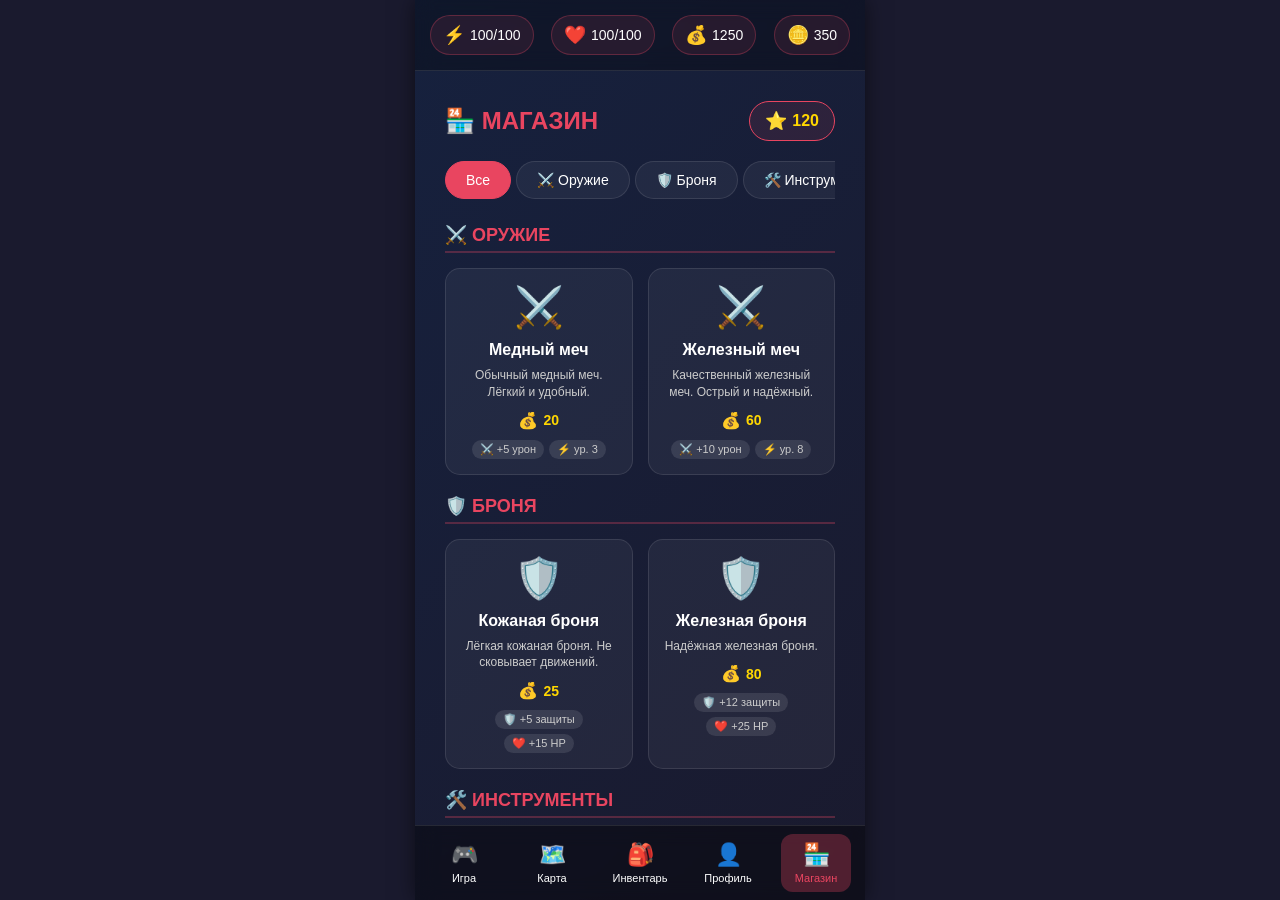
<file: fronted/pages/shop.html>
<!DOCTYPE html>
<html lang="ru">
<head>
    <meta charset="UTF-8">
    <meta name="viewport" content="width=device-width, initial-scale=1.0">
    <title>Destiny - Магазин</title>
    <link rel="stylesheet" href="../style.css">
    <style>
        .shop-page {
            padding: 15px;
        }
        
        .shop-header {
            display: flex;
            justify-content: space-between;
            align-items: center;
            margin-bottom: 20px;
        }
        
        .shop-title {
            font-size: 24px;
            font-weight: bold;
            color: #e94560;
        }
        
        .balance {
            background: rgba(233, 69, 96, 0.1);
            border: 1px solid #e94560;
            border-radius: 20px;
            padding: 8px 15px;
            display: flex;
            align-items: center;
            gap: 5px;
        }
        
        .balance-icon {
            font-size: 18px;
        }
        
        .balance-value {
            font-weight: bold;
            color: #ffd700;
        }
        
        .shop-tabs {
            display: flex;
            gap: 5px;
            margin-bottom: 20px;
            overflow-x: auto;
            padding-bottom: 5px;
        }
        
        .tab-btn {
            background: rgba(255,255,255,0.05);
            border: 1px solid rgba(255,255,255,0.1);
            color: #fff;
            padding: 10px 20px;
            border-radius: 25px;
            font-size: 14px;
            cursor: pointer;
            transition: all 0.3s;
            white-space: nowrap;
        }
        
        .tab-btn:hover {
            background: rgba(233, 69, 96, 0.1);
            border-color: #e94560;
        }
        
        .tab-btn.active {
            background: #e94560;
            border-color: #e94560;
        }
        
        .shop-section {
            margin-bottom: 30px;
        }
        
        .section-title {
            font-size: 18px;
            font-weight: bold;
            color: #e94560;
            margin-bottom: 15px;
            padding-bottom: 5px;
            border-bottom: 2px solid rgba(233, 69, 96, 0.3);
        }
        
        .items-grid {
            display: grid;
            grid-template-columns: repeat(2, 1fr);
            gap: 15px;
        }
        
        .shop-item-card {
            background: rgba(255,255,255,0.05);
            border: 1px solid rgba(255,255,255,0.1);
            border-radius: 15px;
            padding: 15px;
            cursor: pointer;
            transition: all 0.3s;
            position: relative;
            overflow: hidden;
        }
        
        .shop-item-card:hover {
            border-color: #e94560;
            transform: translateY(-3px);
            background: rgba(233, 69, 96, 0.1);
            box-shadow: 0 5px 15px rgba(233, 69, 96, 0.2);
        }
        
        .shop-item-card.premium {
            border-color: #ffd700;
            background: rgba(255, 215, 0, 0.05);
        }
        
        .shop-item-card.premium:hover {
            border-color: #ffd700;
            background: rgba(255, 215, 0, 0.1);
        }
        
        .item-badge {
            position: absolute;
            top: 10px;
            right: 10px;
            background: #e94560;
            color: #fff;
            font-size: 10px;
            padding: 3px 8px;
            border-radius: 12px;
        }
        
        .item-badge.premium {
            background: #ffd700;
            color: #000;
        }
        
        .item-badge.sale {
            background: #4CAF50;
        }
        
        .item-icon {
            font-size: 40px;
            text-align: center;
            margin-bottom: 10px;
        }
        
        .item-name {
            font-weight: bold;
            font-size: 16px;
            text-align: center;
            margin-bottom: 8px;
        }
        
        .item-description {
            color: #ccc;
            font-size: 12px;
            text-align: center;
            margin-bottom: 10px;
            line-height: 1.4;
        }
        
        .item-prices {
            display: flex;
            flex-direction: column;
            gap: 5px;
            margin-bottom: 10px;
        }
        
        .price-row {
            display: flex;
            align-items: center;
            justify-content: center;
            gap: 5px;
            font-size: 14px;
        }
        
        .price-icon {
            font-size: 16px;
        }
        
        .price-value {
            font-weight: bold;
        }
        
        .price-value.stars {
            color: #ffd700;
        }
        
        .price-value.ton {
            color: #0088cc;
        }
        
        .price-value.dstn {
            color: #e94560;
        }
        
        .price-value.gold {
            color: #ffd700;
        }
        
        .price-old {
            text-decoration: line-through;
            color: #999;
            font-size: 12px;
            margin-right: 5px;
        }
        
        .item-stats {
            display: flex;
            flex-wrap: wrap;
            gap: 5px;
            justify-content: center;
            margin-top: 10px;
            font-size: 11px;
            color: #ccc;
        }
        
        .stat-tag {
            background: rgba(255,255,255,0.1);
            padding: 3px 8px;
            border-radius: 12px;
        }
        
        .buy-btn {
            width: 100%;
            background: #e94560;
            border: none;
            color: #fff;
            padding: 10px;
            border-radius: 25px;
            font-size: 14px;
            cursor: pointer;
            transition: all 0.3s;
            margin-top: 10px;
        }
        
        .buy-btn:hover {
            background: #d13e56;
            transform: scale(1.02);
        }
        
        .buy-btn.premium {
            background: #ffd700;
            color: #000;
        }
        
        .buy-btn.premium:hover {
            background: #e6c200;
        }
        
        .currency-info {
            display: flex;
            justify-content: space-around;
            margin-top: 20px;
            padding: 15px;
            background: rgba(0,0,0,0.2);
            border-radius: 15px;
        }
        
        .currency-item {
            text-align: center;
        }
        
        .currency-icon {
            font-size: 24px;
            margin-bottom: 5px;
        }
        
        .currency-name {
            font-size: 12px;
            color: #ccc;
            margin-bottom: 3px;
        }
        
        .currency-rate {
            font-size: 11px;
            color: #ffd700;
        }
    </style>
</head>
<body>
    <div class="app">
        <div class="main-screen">
            <div class="top-panel">
                <div class="stats">
                    <div class="stat-item">
                        <span class="stat-icon">⚡</span>
                        <span class="stat-value" id="energy">100/100</span>
                    </div>
                    <div class="stat-item">
                        <span class="stat-icon">❤️</span>
                        <span class="stat-value" id="health">100/100</span>
                    </div>
                    <div class="stat-item">
                        <span class="stat-icon">💰</span>
                        <span class="stat-value" id="gold">1250</span>
                    </div>
                    <div class="stat-item">
                        <span class="stat-icon">🪙</span>
                        <span class="stat-value" id="dstn">350</span>
                    </div>
                </div>
            </div>

            <div class="game-content">
                <div class="shop-page">
                    <div class="shop-header">
                        <div class="shop-title">🏪 МАГАЗИН</div>
                        <div class="balance">
                            <span class="balance-icon">⭐</span>
                            <span class="balance-value">120</span>
                        </div>
                    </div>
                    
                    <div class="shop-tabs">
                        <button class="tab-btn active" data-tab="all">Все</button>
                        <button class="tab-btn" data-tab="weapons">⚔️ Оружие</button>
                        <button class="tab-btn" data-tab="armor">🛡️ Броня</button>
                        <button class="tab-btn" data-tab="tools">🛠️ Инструменты</button>
                        <button class="tab-btn" data-tab="consumables">🧪 Зелья</button>
                        <button class="tab-btn" data-tab="bait">🪱 Наживки</button>
                        <button class="tab-btn" data-tab="chests">🎁 Сундуки</button>
                        <button class="tab-btn" data-tab="premium">👑 Премиум</button>
                    </div>
                    
                    <!-- Обычный магазин -->
                    <div class="shop-section" id="regularShop">
                        <div class="section-title">⚔️ ОРУЖИЕ</div>
                        <div class="items-grid">
                            <div class="shop-item-card" onclick="buyItem('copper_sword')">
                                <div class="item-icon">⚔️</div>
                                <div class="item-name">Медный меч</div>
                                <div class="item-description">Обычный медный меч. Лёгкий и удобный.</div>
                                <div class="item-prices">
                                    <div class="price-row">
                                        <span class="price-icon">💰</span>
                                        <span class="price-value gold">20</span>
                                    </div>
                                </div>
                                <div class="item-stats">
                                    <span class="stat-tag">⚔️ +5 урон</span>
                                    <span class="stat-tag">⚡ ур. 3</span>
                                </div>
                            </div>
                            
                            <div class="shop-item-card" onclick="buyItem('iron_sword')">
                                <div class="item-icon">⚔️</div>
                                <div class="item-name">Железный меч</div>
                                <div class="item-description">Качественный железный меч. Острый и надёжный.</div>
                                <div class="item-prices">
                                    <div class="price-row">
                                        <span class="price-icon">💰</span>
                                        <span class="price-value gold">60</span>
                                    </div>
                                </div>
                                <div class="item-stats">
                                    <span class="stat-tag">⚔️ +10 урон</span>
                                    <span class="stat-tag">⚡ ур. 8</span>
                                </div>
                            </div>
                        </div>
                        
                        <div class="section-title" style="margin-top:20px;">🛡️ БРОНЯ</div>
                        <div class="items-grid">
                            <div class="shop-item-card" onclick="buyItem('leather_armor')">
                                <div class="item-icon">🛡️</div>
                                <div class="item-name">Кожаная броня</div>
                                <div class="item-description">Лёгкая кожаная броня. Не сковывает движений.</div>
                                <div class="item-prices">
                                    <div class="price-row">
                                        <span class="price-icon">💰</span>
                                        <span class="price-value gold">25</span>
                                    </div>
                                </div>
                                <div class="item-stats">
                                    <span class="stat-tag">🛡️ +5 защиты</span>
                                    <span class="stat-tag">❤️ +15 HP</span>
                                </div>
                            </div>
                            
                            <div class="shop-item-card" onclick="buyItem('iron_armor')">
                                <div class="item-icon">🛡️</div>
                                <div class="item-name">Железная броня</div>
                                <div class="item-description">Надёжная железная броня.</div>
                                <div class="item-prices">
                                    <div class="price-row">
                                        <span class="price-icon">💰</span>
                                        <span class="price-value gold">80</span>
                                    </div>
                                </div>
                                <div class="item-stats">
                                    <span class="stat-tag">🛡️ +12 защиты</span>
                                    <span class="stat-tag">❤️ +25 HP</span>
                                </div>
                            </div>
                        </div>
                        
                        <div class="section-title" style="margin-top:20px;">🛠️ ИНСТРУМЕНТЫ</div>
                        <div class="items-grid">
                            <div class="shop-item-card" onclick="buyItem('iron_pickaxe')">
                                <div class="item-icon">⛏️</div>
                                <div class="item-name">Железная кирка</div>
                                <div class="item-description">Прочная кирка для добычи руды.</div>
                                <div class="item-prices">
                                    <div class="price-row">
                                        <span class="price-icon">💰</span>
                                        <span class="price-value gold">100</span>
                                    </div>
                                </div>
                                <div class="item-stats">
                                    <span class="stat-tag">⚡ пр. 150</span>
                                </div>
                            </div>
                            
                            <div class="shop-item-card" onclick="buyItem('carbon_fishing_rod')">
                                <div class="item-icon">🎣</div>
                                <div class="item-name">Удочка Буревестника</div>
                                <div class="item-description">+10% к редкой рыбе, +1 рыба.</div>
                                <div class="item-prices">
                                    <div class="price-row">
                                        <span class="price-icon">💰</span>
                                        <span class="price-value gold">150</span>
                                    </div>
                                </div>
                                <div class="item-stats">
                                    <span class="stat-tag">⚡ пр. 120</span>
                                </div>
                            </div>
                        </div>
                        
                        <div class="section-title" style="margin-top:20px;">🧪 ЗЕЛЬЯ</div>
                        <div class="items-grid">
                            <div class="shop-item-card" onclick="buyItem('health_potion')">
                                <div class="item-icon">🧪</div>
                                <div class="item-name">Зелье здоровья</div>
                                <div class="item-description">Восстанавливает 50 здоровья.</div>
                                <div class="item-prices">
                                    <div class="price-row">
                                        <span class="price-icon">💰</span>
                                        <span class="price-value gold">10</span>
                                    </div>
                                </div>
                                <div class="item-stats">
                                    <span class="stat-tag">❤️ +50</span>
                                </div>
                            </div>
                            
                            <div class="shop-item-card" onclick="buyItem('mana_potion')">
                                <div class="item-icon">🔮</div>
                                <div class="item-name">Зелье маны</div>
                                <div class="item-description">Восстанавливает 50 маны.</div>
                                <div class="item-prices">
                                    <div class="price-row">
                                        <span class="price-icon">💰</span>
                                        <span class="price-value gold">10</span>
                                    </div>
                                </div>
                                <div class="item-stats">
                                    <span class="stat-tag">🔮 +50</span>
                                </div>
                            </div>
                        </div>
                        
                        <div class="section-title" style="margin-top:20px;">🪱 НАЖИВКИ</div>
                        <div class="items-grid">
                            <div class="shop-item-card" onclick="buyItem('worm')">
                                <div class="item-icon">🪱</div>
                                <div class="item-name">Червяк</div>
                                <div class="item-description">Обычный червяк. Сила 5.</div>
                                <div class="item-prices">
                                    <div class="price-row">
                                        <span class="price-icon">💰</span>
                                        <span class="price-value gold">1</span>
                                    </div>
                                </div>
                            </div>
                            
                            <div class="shop-item-card" onclick="buyItem('maggot')">
                                <div class="item-icon">🐛</div>
                                <div class="item-name">Опарыш</div>
                                <div class="item-description">+5% к редкой рыбе.</div>
                                <div class="item-prices">
                                    <div class="price-row">
                                        <span class="price-icon">💰</span>
                                        <span class="price-value gold">5</span>
                                    </div>
                                </div>
                            </div>
                        </div>
                    </div>
                    
                    <!-- Премиум магазин -->
                    <div class="shop-section" id="premiumShop" style="display:none;">
                        <div class="section-title">👑 ПРЕМИУМ ТОВАРЫ</div>
                        <div class="items-grid">
                            <div class="shop-item-card premium" onclick="buyPremium('energy_refill')">
                                <span class="item-badge premium">⭐</span>
                                <div class="item-icon">⚡</div>
                                <div class="item-name">Восполнение энергии</div>
                                <div class="item-description">+100 энергии мгновенно</div>
                                <div class="item-prices">
                                    <div class="price-row">
                                        <span class="price-icon">⭐</span>
                                        <span class="price-value stars">10</span>
                                    </div>
                                    <div class="price-row">
                                        <span class="price-icon">💎</span>
                                        <span class="price-value dstn">500</span>
                                    </div>
                                </div>
                                <div class="item-stats">
                                    <span class="stat-tag">ежедневно</span>
                                </div>
                            </div>
                            
                            <div class="shop-item-card premium" onclick="buyPremium('legendary_chest')">
                                <span class="item-badge premium">⭐</span>
                                <div class="item-icon">🎁</div>
                                <div class="item-name">Легендарный сундук</div>
                                <div class="item-description">Шанс на легендарные предметы</div>
                                <div class="item-prices">
                                    <div class="price-row">
                                        <span class="price-icon">⭐</span>
                                        <span class="price-value stars">50</span>
                                    </div>
                                    <div class="price-row">
                                        <span class="price-icon">💎</span>
                                        <span class="price-value dstn">2500</span>
                                    </div>
                                </div>
                                <div class="item-stats">
                                    <span class="stat-tag">еженедельно</span>
                                </div>
                            </div>
                            
                            <div class="shop-item-card premium" onclick="buyPremium('rainbow_shard_pack')">
                                <span class="item-badge premium">⭐</span>
                                <div class="item-icon">🌈</div>
                                <div class="item-name">5 радужных осколков</div>
                                <div class="item-description">Набор для крафта</div>
                                <div class="item-prices">
                                    <div class="price-row">
                                        <span class="price-icon">⭐</span>
                                        <span class="price-value stars">300</span>
                                    </div>
                                    <div class="price-row">
                                        <span class="price-icon">💎</span>
                                        <span class="price-value dstn">30000</span>
                                    </div>
                                </div>
                                <div class="item-stats">
                                    <span class="stat-tag">2/месяц</span>
                                </div>
                            </div>
                            
                            <div class="shop-item-card premium" onclick="buyPremium('rainbow_stone')">
                                <span class="item-badge premium">⭐</span>
                                <div class="item-icon">💎</div>
                                <div class="item-name">Радужный камень</div>
                                <div class="item-description">Легендарный материал</div>
                                <div class="item-prices">
                                    <div class="price-row">
                                        <span class="price-icon">⭐</span>
                                        <span class="price-value stars">500</span>
                                    </div>
                                    <div class="price-row">
                                        <span class="price-icon">💎</span>
                                        <span class="price-value dstn">50000</span>
                                    </div>
                                </div>
                                <div class="item-stats">
                                    <span class="stat-tag">1/месяц</span>
                                </div>
                            </div>
                            
                            <div class="shop-item-card premium" onclick="buyPremium('golden_grub')">
                                <span class="item-badge premium">⭐</span>
                                <div class="item-icon">✨</div>
                                <div class="item-name">Золотой опарыш (3 шт)</div>
                                <div class="item-description">+50% к редкой рыбе</div>
                                <div class="item-prices">
                                    <div class="price-row">
                                        <span class="price-icon">⭐</span>
                                        <span class="price-value stars">5</span>
                                    </div>
                                </div>
                                <div class="item-stats">
                                    <span class="stat-tag">ежедневно</span>
                                </div>
                            </div>
                        </div>
                    </div>
                    
                    <!-- Информация о валютах -->
                    <div class="currency-info">
                        <div class="currency-item">
                            <div class="currency-icon">⭐</div>
                            <div class="currency-name">Telegram Stars</div>
                            <div class="currency-rate">1⭐ = 100 DSTN</div>
                        </div>
                        <div class="currency-item">
                            <div class="currency-icon">💎</div>
                            <div class="currency-name">DSTN</div>
                            <div class="currency-rate">1 DSTN = 10💰</div>
                        </div>
                        <div class="currency-item">
                            <div class="currency-icon">💰</div>
                            <div class="currency-name">Золото</div>
                            <div class="currency-rate">игровая валюта</div>
                        </div>
                    </div>
                </div>
            </div>

            <div class="bottom-menu">
                <button class="menu-btn" data-page="game">
                    <span class="menu-icon">🎮</span>
                    <span class="menu-text">Игра</span>
                </button>
                <button class="menu-btn" data-page="map">
                    <span class="menu-icon">🗺️</span>
                    <span class="menu-text">Карта</span>
                </button>
                <button class="menu-btn" data-page="inventory">
                    <span class="menu-icon">🎒</span>
                    <span class="menu-text">Инвентарь</span>
                </button>
                <button class="menu-btn" data-page="profile">
                    <span class="menu-icon">👤</span>
                    <span class="menu-text">Профиль</span>
                </button>
                <button class="menu-btn active" data-page="shop">
                    <span class="menu-icon">🏪</span>
                    <span class="menu-text">Магазин</span>
                </button>
            </div>
        </div>
    </div>

    <script>
        function buyItem(itemId) {
            alert(`🛒 Покупка: ${itemId}\nФункция покупки будет доступна после интеграции с API.`);
        }
        
        function buyPremium(itemId) {
            alert(`👑 Премиум покупка: ${itemId}\nФункция покупки будет доступна после интеграции с TON Connect.`);
        }
        
        document.addEventListener('DOMContentLoaded', () => {
            // Переключение табов
            document.querySelectorAll('.tab-btn').forEach(btn => {
                btn.addEventListener('click', () => {
                    document.querySelectorAll('.tab-btn').forEach(b => b.classList.remove('active'));
                    btn.classList.add('active');
                    
                    if (btn.dataset.tab === 'premium') {
                        document.getElementById('regularShop').style.display = 'none';
                        document.getElementById('premiumShop').style.display = 'block';
                    } else {
                        document.getElementById('regularShop').style.display = 'block';
                        document.getElementById('premiumShop').style.display = 'none';
                    }
                });
            });
        });
    </script>
    <script src="../script.js"></script>
</body>
</html>
</file>
<file: fronted/style.css>
* {
    margin: 0;
    padding: 0;
    box-sizing: border-box;
    font-family: -apple-system, BlinkMacSystemFont, 'Segoe UI', Roboto, Oxygen, Ubuntu, sans-serif;
}

body {
    background-color: #1a1a2e;
    color: #fff;
    min-height: 100vh;
    display: flex;
    justify-content: center;
    align-items: center;
}

.app {
    width: 100%;
    max-width: 450px;
    height: 100vh;
    background: linear-gradient(135deg, #16213e 0%, #1a1a2e 100%);
    position: relative;
    overflow: hidden;
    box-shadow: 0 0 20px rgba(0,0,0,0.5);
}

/* Загрузка */
.loading-screen {
    position: absolute;
    top: 0;
    left: 0;
    width: 100%;
    height: 100%;
    display: flex;
    flex-direction: column;
    justify-content: center;
    align-items: center;
    background: linear-gradient(135deg, #0f3460, #16213e);
    z-index: 100;
}

.spinner {
    width: 50px;
    height: 50px;
    border: 3px solid rgba(255,255,255,0.1);
    border-top-color: #e94560;
    border-radius: 50%;
    animation: spin 1s ease-in-out infinite;
    margin-bottom: 20px;
}

.loading-text {
    color: #fff;
    font-size: 18px;
    letter-spacing: 2px;
}

@keyframes spin {
    to { transform: rotate(360deg); }
}

.hidden {
    display: none !important;
}

/* Основной экран */
.main-screen {
    height: 100%;
    display: flex;
    flex-direction: column;
    background: linear-gradient(135deg, #16213e 0%, #1a1a2e 100%);
}

/* Верхняя панель */
.top-panel {
    background: rgba(0,0,0,0.3);
    backdrop-filter: blur(10px);
    padding: 15px;
    border-bottom: 1px solid rgba(255,255,255,0.1);
}

.stats {
    display: flex;
    justify-content: space-between;
    flex-wrap: wrap;
    gap: 10px;
}

.stat-item {
    background: rgba(233, 69, 96, 0.1);
    padding: 8px 12px;
    border-radius: 20px;
    display: flex;
    align-items: center;
    gap: 5px;
    border: 1px solid rgba(233, 69, 96, 0.3);
    font-size: 14px;
}

.stat-icon {
    font-size: 18px;
}

.stat-value {
    color: #fff;
    font-weight: 500;
}

/* Основной контент */
.game-content {
    flex: 1;
    overflow-y: auto;
    padding: 15px;
    scrollbar-width: thin;
    scrollbar-color: #e94560 #0f3460;
}

.game-content::-webkit-scrollbar {
    width: 6px;
}

.game-content::-webkit-scrollbar-track {
    background: #0f3460;
}

.game-content::-webkit-scrollbar-thumb {
    background: #e94560;
    border-radius: 3px;
}

/* Нижнее меню */
.bottom-menu {
    background: rgba(0,0,0,0.4);
    backdrop-filter: blur(10px);
    display: flex;
    justify-content: space-around;
    padding: 8px 5px;
    border-top: 1px solid rgba(255,255,255,0.1);
}

.menu-btn {
    background: none;
    border: none;
    color: #fff;
    display: flex;
    flex-direction: column;
    align-items: center;
    gap: 4px;
    padding: 8px 12px;
    border-radius: 12px;
    cursor: pointer;
    transition: all 0.3s;
    flex: 1;
    max-width: 70px;
}

.menu-btn:hover {
    background: rgba(233, 69, 96, 0.2);
}

.menu-btn.active {
    background: rgba(233, 69, 96, 0.3);
    color: #e94560;
}

.menu-icon {
    font-size: 22px;
}

.menu-text {
    font-size: 11px;
}

/* Карточки локаций */
.location-card {
    background: rgba(255,255,255,0.05);
    border-radius: 15px;
    padding: 15px;
    margin-bottom: 15px;
    border: 1px solid rgba(255,255,255,0.1);
    backdrop-filter: blur(5px);
    transition: transform 0.3s;
}

.location-card:hover {
    transform: translateY(-2px);
    border-color: #e94560;
}

.location-title {
    font-size: 20px;
    font-weight: bold;
    color: #e94560;
    margin-bottom: 8px;
}

.location-desc {
    color: #ccc;
    font-size: 14px;
    line-height: 1.5;
    margin-bottom: 15px;
}

.location-actions {
    display: flex;
    flex-wrap: wrap;
    gap: 10px;
}

.action-btn {
    background: rgba(233, 69, 96, 0.1);
    border: 1px solid #e94560;
    color: #fff;
    padding: 8px 15px;
    border-radius: 20px;
    font-size: 14px;
    cursor: pointer;
    transition: all 0.3s;
    flex: 1;
    min-width: 100px;
}

.action-btn:hover {
    background: #e94560;
    color: #fff;
}

/* Инвентарь */
.inventory-grid {
    display: grid;
    grid-template-columns: repeat(3, 1fr);
    gap: 10px;
    margin-bottom: 20px;
}

.inventory-slot {
    background: rgba(255,255,255,0.05);
    border: 1px solid rgba(255,255,255,0.1);
    border-radius: 10px;
    padding: 10px;
    aspect-ratio: 1;
    display: flex;
    flex-direction: column;
    align-items: center;
    justify-content: center;
    text-align: center;
    font-size: 12px;
    cursor: pointer;
    transition: all 0.3s;
    position: relative;
}

.inventory-slot:hover {
    border-color: #e94560;
    background: rgba(233, 69, 96, 0.1);
}

.inventory-slot .item-icon {
    font-size: 24px;
    margin-bottom: 5px;
}

.inventory-slot .item-count {
    position: absolute;
    top: 5px;
    right: 5px;
    background: #e94560;
    color: #fff;
    font-size: 10px;
    padding: 2px 5px;
    border-radius: 10px;
}

/* Магазин */
.shop-grid {
    display: grid;
    grid-template-columns: repeat(2, 1fr);
    gap: 15px;
    margin-bottom: 20px;
}

.shop-item {
    background: rgba(255,255,255,0.05);
    border: 1px solid rgba(255,255,255,0.1);
    border-radius: 15px;
    padding: 15px;
    display: flex;
    flex-direction: column;
    align-items: center;
    text-align: center;
    transition: all 0.3s;
    cursor: pointer;
}

.shop-item:hover {
    border-color: #e94560;
    background: rgba(233, 69, 96, 0.1);
    transform: translateY(-2px);
}

.shop-item-icon {
    font-size: 32px;
    margin-bottom: 10px;
}

.shop-item-name {
    font-size: 16px;
    font-weight: bold;
    margin-bottom: 5px;
    color: #e94560;
}

.shop-item-price {
    display: flex;
    align-items: center;
    gap: 5px;
    color: #ffd700;
    font-size: 14px;
}

.shop-item-price span {
    color: #fff;
}

/* Профиль */
.profile-header {
    text-align: center;
    margin-bottom: 30px;
}

.profile-avatar {
    width: 80px;
    height: 80px;
    background: linear-gradient(135deg, #e94560, #0f3460);
    border-radius: 50%;
    margin: 0 auto 15px;
    display: flex;
    align-items: center;
    justify-content: center;
    font-size: 40px;
    border: 3px solid #e94560;
}

.profile-name {
    font-size: 24px;
    font-weight: bold;
    margin-bottom: 5px;
    color: #e94560;
}

.profile-class {
    color: #ccc;
    font-size: 16px;
    margin-bottom: 5px;
}

.profile-level {
    color: #ffd700;
    font-size: 14px;
}

.stats-grid {
    display: grid;
    grid-template-columns: repeat(2, 1fr);
    gap: 15px;
    margin-bottom: 20px;
}

.stat-block {
    background: rgba(255,255,255,0.05);
    border: 1px solid rgba(255,255,255,0.1);
    border-radius: 12px;
    padding: 15px;
    text-align: center;
}

.stat-label {
    color: #ccc;
    font-size: 12px;
    margin-bottom: 5px;
}

.stat-value-large {
    font-size: 24px;
    font-weight: bold;
    color: #e94560;
}

.stat-unit {
    font-size: 12px;
    color: #ccc;
}

/* Карта мира */
.map-container {
    position: relative;
    width: 100%;
    height: 300px;
    background: rgba(0,0,0,0.3);
    border-radius: 15px;
    margin-bottom: 20px;
    overflow: hidden;
}

.map-image {
    width: 100%;
    height: 100%;
    object-fit: cover;
    opacity: 0.7;
}

.map-marker {
    position: absolute;
    width: 30px;
    height: 30px;
    background: #e94560;
    border-radius: 50%;
    transform: translate(-50%, -50%);
    cursor: pointer;
    animation: pulse 2s infinite;
}

.map-marker::after {
    content: '';
    position: absolute;
    top: 50%;
    left: 50%;
    width: 40px;
    height: 40px;
    background: rgba(233, 69, 96, 0.3);
    border-radius: 50%;
    transform: translate(-50%, -50%);
}

@keyframes pulse {
    0% {
        box-shadow: 0 0 0 0 rgba(233, 69, 96, 0.7);
    }
    70% {
        box-shadow: 0 0 0 10px rgba(233, 69, 96, 0);
    }
    100% {
        box-shadow: 0 0 0 0 rgba(233, 69, 96, 0);
    }
}

.locations-list {
    display: flex;
    flex-direction: column;
    gap: 10px;
}

.location-item {
    display: flex;
    align-items: center;
    gap: 15px;
    padding: 10px;
    background: rgba(255,255,255,0.05);
    border-radius: 10px;
    cursor: pointer;
    transition: all 0.3s;
}

.location-item:hover {
    background: rgba(233, 69, 96, 0.1);
}

.location-icon {
    font-size: 24px;
    width: 40px;
    text-align: center;
}

.location-info {
    flex: 1;
}

.location-name {
    font-weight: bold;
    margin-bottom: 3px;
}

.location-level {
    font-size: 12px;
    color: #ccc;
}

.location-status {
    font-size: 12px;
    padding: 3px 8px;
    border-radius: 12px;
    background: rgba(0,255,0,0.2);
    color: #0f0;
}

.location-status.locked {
    background: rgba(255,0,0,0.2);
    color: #f00;
}

/* Модальные окна */
.modal {
    position: fixed;
    top: 0;
    left: 0;
    width: 100%;
    height: 100%;
    background: rgba(0,0,0,0.8);
    backdrop-filter: blur(5px);
    display: flex;
    align-items: center;
    justify-content: center;
    z-index: 1000;
    opacity: 0;
    transition: opacity 0.3s;
    pointer-events: none;
}

.modal.show {
    opacity: 1;
    pointer-events: all;
}

.modal-content {
    background: linear-gradient(135deg, #16213e, #1a1a2e);
    border-radius: 20px;
    padding: 20px;
    max-width: 350px;
    width: 90%;
    border: 1px solid #e94560;
}

.modal-header {
    display: flex;
    justify-content: space-between;
    align-items: center;
    margin-bottom: 15px;
}

.modal-title {
    font-size: 20px;
    font-weight: bold;
    color: #e94560;
}

.modal-close {
    background: none;
    border: none;
    color: #fff;
    font-size: 24px;
    cursor: pointer;
    padding: 5px;
}

.modal-body {
    margin-bottom: 20px;
    color: #ccc;
    line-height: 1.6;
}

.modal-footer {
    display: flex;
    gap: 10px;
    justify-content: flex-end;
}

.modal-btn {
    padding: 10px 20px;
    border: none;
    border-radius: 20px;
    cursor: pointer;
    font-size: 14px;
    transition: all 0.3s;
}

.modal-btn-primary {
    background: #e94560;
    color: #fff;
}

.modal-btn-primary:hover {
    background: #d13e56;
}

.modal-btn-secondary {
    background: rgba(255,255,255,0.1);
    color: #fff;
}

.modal-btn-secondary:hover {
    background: rgba(255,255,255,0.2);
}

/* Уведомления */
.notification {
    position: fixed;
    top: 20px;
    left: 50%;
    transform: translateX(-50%) translateY(-100px);
    background: linear-gradient(135deg, #e94560, #d13e56);
    color: #fff;
    padding: 12px 24px;
    border-radius: 30px;
    font-size: 14px;
    z-index: 2000;
    transition: transform 0.3s;
    box-shadow: 0 5px 15px rgba(233, 69, 96, 0.3);
}

.notification.show {
    transform: translateX(-50%) translateY(0);
}

/* Адаптивность */
@media (max-width: 400px) {
    .stat-item {
        font-size: 12px;
        padding: 5px 8px;
    }
    
    .stat-icon {
        font-size: 14px;
    }
    
    .menu-text {
        font-size: 10px;
    }
    
    .menu-icon {
        font-size: 20px;
    }
    
    .shop-grid {
        grid-template-columns: 1fr;
    }
    
    .stats-grid {
        grid-template-columns: 1fr;
    }
}
</file>
<file: frontend/style.css>
* {
    margin: 0;
    padding: 0;
    box-sizing: border-box;
    font-family: -apple-system, BlinkMacSystemFont, 'Segoe UI', Roboto, Oxygen, Ubuntu, sans-serif;
}

body {
    background-color: #1a1a2e;
    color: #fff;
    min-height: 100vh;
    display: flex;
    justify-content: center;
    align-items: center;
}

.app {
    width: 100%;
    max-width: 450px;
    height: 100vh;
    background: linear-gradient(135deg, #16213e 0%, #1a1a2e 100%);
    position: relative;
    overflow: hidden;
    box-shadow: 0 0 20px rgba(0,0,0,0.5);
}

/* Загрузка */
.loading-screen {
    position: absolute;
    top: 0;
    left: 0;
    width: 100%;
    height: 100%;
    display: flex;
    flex-direction: column;
    justify-content: center;
    align-items: center;
    background: linear-gradient(135deg, #0f3460, #16213e);
    z-index: 100;
}

.spinner {
    width: 50px;
    height: 50px;
    border: 3px solid rgba(255,255,255,0.1);
    border-top-color: #e94560;
    border-radius: 50%;
    animation: spin 1s ease-in-out infinite;
    margin-bottom: 20px;
}

.loading-text {
    color: #fff;
    font-size: 18px;
    letter-spacing: 2px;
}

@keyframes spin {
    to { transform: rotate(360deg); }
}

.hidden {
    display: none !important;
}

/* Основной экран */
.main-screen {
    height: 100%;
    display: flex;
    flex-direction: column;
    background: linear-gradient(135deg, #16213e 0%, #1a1a2e 100%);
}

/* Верхняя панель */
.top-panel {
    background: rgba(0,0,0,0.3);
    backdrop-filter: blur(10px);
    padding: 15px;
    border-bottom: 1px solid rgba(255,255,255,0.1);
}

.stats {
    display: flex;
    justify-content: space-between;
    flex-wrap: wrap;
    gap: 10px;
}

.stat-item {
    background: rgba(233, 69, 96, 0.1);
    padding: 8px 12px;
    border-radius: 20px;
    display: flex;
    align-items: center;
    gap: 5px;
    border: 1px solid rgba(233, 69, 96, 0.3);
    font-size: 14px;
}

.stat-icon {
    font-size: 18px;
}

.stat-value {
    color: #fff;
    font-weight: 500;
}

/* Основной контент */
.game-content {
    flex: 1;
    overflow-y: auto;
    padding: 15px;
    scrollbar-width: thin;
    scrollbar-color: #e94560 #0f3460;
}

.game-content::-webkit-scrollbar {
    width: 6px;
}

.game-content::-webkit-scrollbar-track {
    background: #0f3460;
}

.game-content::-webkit-scrollbar-thumb {
    background: #e94560;
    border-radius: 3px;
}

/* Нижнее меню */
.bottom-menu {
    background: rgba(0,0,0,0.4);
    backdrop-filter: blur(10px);
    display: flex;
    justify-content: space-around;
    padding: 8px 5px;
    border-top: 1px solid rgba(255,255,255,0.1);
}

.menu-btn {
    background: none;
    border: none;
    color: #fff;
    display: flex;
    flex-direction: column;
    align-items: center;
    gap: 4px;
    padding: 8px 12px;
    border-radius: 12px;
    cursor: pointer;
    transition: all 0.3s;
    flex: 1;
    max-width: 70px;
}

.menu-btn:hover {
    background: rgba(233, 69, 96, 0.2);
}

.menu-btn.active {
    background: rgba(233, 69, 96, 0.3);
    color: #e94560;
}

.menu-icon {
    font-size: 22px;
}

.menu-text {
    font-size: 11px;
}

/* Карточки локаций */
.location-card {
    background: rgba(255,255,255,0.05);
    border-radius: 15px;
    padding: 15px;
    margin-bottom: 15px;
    border: 1px solid rgba(255,255,255,0.1);
    backdrop-filter: blur(5px);
    transition: transform 0.3s;
}

.location-card:hover {
    transform: translateY(-2px);
    border-color: #e94560;
}

.location-title {
    font-size: 20px;
    font-weight: bold;
    color: #e94560;
    margin-bottom: 8px;
}

.location-desc {
    color: #ccc;
    font-size: 14px;
    line-height: 1.5;
    margin-bottom: 15px;
}

.location-actions {
    display: flex;
    flex-wrap: wrap;
    gap: 10px;
}

.action-btn {
    background: rgba(233, 69, 96, 0.1);
    border: 1px solid #e94560;
    color: #fff;
    padding: 8px 15px;
    border-radius: 20px;
    font-size: 14px;
    cursor: pointer;
    transition: all 0.3s;
    flex: 1;
    min-width: 100px;
}

.action-btn:hover {
    background: #e94560;
    color: #fff;
}

/* Инвентарь */
.inventory-grid {
    display: grid;
    grid-template-columns: repeat(3, 1fr);
    gap: 10px;
    margin-bottom: 20px;
}

.inventory-slot {
    background: rgba(255,255,255,0.05);
    border: 1px solid rgba(255,255,255,0.1);
    border-radius: 10px;
    padding: 10px;
    aspect-ratio: 1;
    display: flex;
    flex-direction: column;
    align-items: center;
    justify-content: center;
    text-align: center;
    font-size: 12px;
    cursor: pointer;
    transition: all 0.3s;
    position: relative;
}

.inventory-slot:hover {
    border-color: #e94560;
    background: rgba(233, 69, 96, 0.1);
}

.inventory-slot .item-icon {
    font-size: 24px;
    margin-bottom: 5px;
}

.inventory-slot .item-count {
    position: absolute;
    top: 5px;
    right: 5px;
    background: #e94560;
    color: #fff;
    font-size: 10px;
    padding: 2px 5px;
    border-radius: 10px;
}

/* Магазин */
.shop-grid {
    display: grid;
    grid-template-columns: repeat(2, 1fr);
    gap: 15px;
    margin-bottom: 20px;
}

.shop-item {
    background: rgba(255,255,255,0.05);
    border: 1px solid rgba(255,255,255,0.1);
    border-radius: 15px;
    padding: 15px;
    display: flex;
    flex-direction: column;
    align-items: center;
    text-align: center;
    transition: all 0.3s;
    cursor: pointer;
}

.shop-item:hover {
    border-color: #e94560;
    background: rgba(233, 69, 96, 0.1);
    transform: translateY(-2px);
}

.shop-item-icon {
    font-size: 32px;
    margin-bottom: 10px;
}

.shop-item-name {
    font-size: 16px;
    font-weight: bold;
    margin-bottom: 5px;
    color: #e94560;
}

.shop-item-price {
    display: flex;
    align-items: center;
    gap: 5px;
    color: #ffd700;
    font-size: 14px;
}

.shop-item-price span {
    color: #fff;
}

/* Профиль */
.profile-header {
    text-align: center;
    margin-bottom: 30px;
}

.profile-avatar {
    width: 80px;
    height: 80px;
    background: linear-gradient(135deg, #e94560, #0f3460);
    border-radius: 50%;
    margin: 0 auto 15px;
    display: flex;
    align-items: center;
    justify-content: center;
    font-size: 40px;
    border: 3px solid #e94560;
}

.profile-name {
    font-size: 24px;
    font-weight: bold;
    margin-bottom: 5px;
    color: #e94560;
}

.profile-class {
    color: #ccc;
    font-size: 16px;
    margin-bottom: 5px;
}

.profile-level {
    color: #ffd700;
    font-size: 14px;
}

.stats-grid {
    display: grid;
    grid-template-columns: repeat(2, 1fr);
    gap: 15px;
    margin-bottom: 20px;
}

.stat-block {
    background: rgba(255,255,255,0.05);
    border: 1px solid rgba(255,255,255,0.1);
    border-radius: 12px;
    padding: 15px;
    text-align: center;
}

.stat-label {
    color: #ccc;
    font-size: 12px;
    margin-bottom: 5px;
}

.stat-value-large {
    font-size: 24px;
    font-weight: bold;
    color: #e94560;
}

.stat-unit {
    font-size: 12px;
    color: #ccc;
}

/* Карта мира */
.map-container {
    position: relative;
    width: 100%;
    height: 300px;
    background: rgba(0,0,0,0.3);
    border-radius: 15px;
    margin-bottom: 20px;
    overflow: hidden;
}

.map-image {
    width: 100%;
    height: 100%;
    object-fit: cover;
    opacity: 0.7;
}

.map-marker {
    position: absolute;
    width: 30px;
    height: 30px;
    background: #e94560;
    border-radius: 50%;
    transform: translate(-50%, -50%);
    cursor: pointer;
    animation: pulse 2s infinite;
}

.map-marker::after {
    content: '';
    position: absolute;
    top: 50%;
    left: 50%;
    width: 40px;
    height: 40px;
    background: rgba(233, 69, 96, 0.3);
    border-radius: 50%;
    transform: translate(-50%, -50%);
}

@keyframes pulse {
    0% {
        box-shadow: 0 0 0 0 rgba(233, 69, 96, 0.7);
    }
    70% {
        box-shadow: 0 0 0 10px rgba(233, 69, 96, 0);
    }
    100% {
        box-shadow: 0 0 0 0 rgba(233, 69, 96, 0);
    }
}

.locations-list {
    display: flex;
    flex-direction: column;
    gap: 10px;
}

.location-item {
    display: flex;
    align-items: center;
    gap: 15px;
    padding: 10px;
    background: rgba(255,255,255,0.05);
    border-radius: 10px;
    cursor: pointer;
    transition: all 0.3s;
}

.location-item:hover {
    background: rgba(233, 69, 96, 0.1);
}

.location-icon {
    font-size: 24px;
    width: 40px;
    text-align: center;
}

.location-info {
    flex: 1;
}

.location-name {
    font-weight: bold;
    margin-bottom: 3px;
}

.location-level {
    font-size: 12px;
    color: #ccc;
}

.location-status {
    font-size: 12px;
    padding: 3px 8px;
    border-radius: 12px;
    background: rgba(0,255,0,0.2);
    color: #0f0;
}

.location-status.locked {
    background: rgba(255,0,0,0.2);
    color: #f00;
}

/* Модальные окна */
.modal {
    position: fixed;
    top: 0;
    left: 0;
    width: 100%;
    height: 100%;
    background: rgba(0,0,0,0.8);
    backdrop-filter: blur(5px);
    display: flex;
    align-items: center;
    justify-content: center;
    z-index: 1000;
    opacity: 0;
    transition: opacity 0.3s;
    pointer-events: none;
}

.modal.show {
    opacity: 1;
    pointer-events: all;
}

.modal-content {
    background: linear-gradient(135deg, #16213e, #1a1a2e);
    border-radius: 20px;
    padding: 20px;
    max-width: 350px;
    width: 90%;
    border: 1px solid #e94560;
}

.modal-header {
    display: flex;
    justify-content: space-between;
    align-items: center;
    margin-bottom: 15px;
}

.modal-title {
    font-size: 20px;
    font-weight: bold;
    color: #e94560;
}

.modal-close {
    background: none;
    border: none;
    color: #fff;
    font-size: 24px;
    cursor: pointer;
    padding: 5px;
}

.modal-body {
    margin-bottom: 20px;
    color: #ccc;
    line-height: 1.6;
}

.modal-footer {
    display: flex;
    gap: 10px;
    justify-content: flex-end;
}

.modal-btn {
    padding: 10px 20px;
    border: none;
    border-radius: 20px;
    cursor: pointer;
    font-size: 14px;
    transition: all 0.3s;
}

.modal-btn-primary {
    background: #e94560;
    color: #fff;
}

.modal-btn-primary:hover {
    background: #d13e56;
}

.modal-btn-secondary {
    background: rgba(255,255,255,0.1);
    color: #fff;
}

.modal-btn-secondary:hover {
    background: rgba(255,255,255,0.2);
}

/* Уведомления */
.notification {
    position: fixed;
    top: 20px;
    left: 50%;
    transform: translateX(-50%) translateY(-100px);
    background: linear-gradient(135deg, #e94560, #d13e56);
    color: #fff;
    padding: 12px 24px;
    border-radius: 30px;
    font-size: 14px;
    z-index: 2000;
    transition: transform 0.3s;
    box-shadow: 0 5px 15px rgba(233, 69, 96, 0.3);
}

.notification.show {
    transform: translateX(-50%) translateY(0);
}

/* Адаптивность */
@media (max-width: 400px) {
    .stat-item {
        font-size: 12px;
        padding: 5px 8px;
    }
    
    .stat-icon {
        font-size: 14px;
    }
    
    .menu-text {
        font-size: 10px;
    }
    
    .menu-icon {
        font-size: 20px;
    }
    
    .shop-grid {
        grid-template-columns: 1fr;
    }
    
    .stats-grid {
        grid-template-columns: 1fr;
    }
}

/* ============================================
   ДОПОЛНИТЕЛЬНЫЕ СТИЛИ ДЛЯ НОВЫХ СИСТЕМ
   ============================================ */

/* ----- БОЕВАЯ СИСТЕМА (combat) ----- */
.battle-container {
    padding: 15px;
    animation: fadeIn 0.3s;
}

.battle-header {
    text-align: center;
    margin-bottom: 20px;
}

.battle-header h2 {
    color: #e94560;
    font-size: 22px;
    text-shadow: 0 0 10px rgba(233,69,96,0.3);
    margin-bottom: 5px;
}

.battle-stats {
    background: rgba(0,0,0,0.3);
    border-radius: 15px;
    padding: 15px;
    margin-bottom: 20px;
    border: 1px solid rgba(255,255,255,0.1);
}

.enemy-stats, .player-stats {
    margin-bottom: 20px;
}

.stat-label {
    font-size: 14px;
    color: #ccc;
    margin-bottom: 5px;
    display: flex;
    align-items: center;
    gap: 5px;
}

.health-bar, .mana-bar {
    width: 100%;
    height: 20px;
    background: rgba(0,0,0,0.5);
    border-radius: 10px;
    overflow: hidden;
    margin-bottom: 5px;
    border: 1px solid rgba(255,255,255,0.1);
}

.health-fill {
    height: 100%;
    background: linear-gradient(90deg, #e94560, #ff6b7f);
    border-radius: 10px;
    transition: width 0.3s ease;
}

.mana-fill {
    height: 100%;
    background: linear-gradient(90deg, #4a90e2, #7bb3ff);
    border-radius: 10px;
    transition: width 0.3s ease;
}

.stat-value {
    font-size: 14px;
    font-weight: bold;
    color: #e94560;
    text-align: right;
}

.enemy-info {
    display: flex;
    gap: 15px;
    font-size: 12px;
    color: #ccc;
    margin-top: 10px;
    padding-top: 10px;
    border-top: 1px solid rgba(255,255,255,0.1);
}

.battle-log {
    background: rgba(0,0,0,0.3);
    border-radius: 12px;
    padding: 15px;
    height: 150px;
    overflow-y: auto;
    margin-bottom: 20px;
    font-size: 14px;
    border: 1px solid rgba(255,255,255,0.1);
    scrollbar-width: thin;
    scrollbar-color: #e94560 #0f3460;
}

.battle-log::-webkit-scrollbar {
    width: 4px;
}

.battle-log::-webkit-scrollbar-track {
    background: #0f3460;
}

.battle-log::-webkit-scrollbar-thumb {
    background: #e94560;
    border-radius: 2px;
}

.log-entry {
    padding: 5px 0;
    border-bottom: 1px solid rgba(255,255,255,0.05);
    color: #ccc;
}

.log-entry:last-child {
    border-bottom: none;
}

.battle-actions {
    display: grid;
    grid-template-columns: repeat(2, 1fr);
    gap: 10px;
}

.combat-btn {
    background: rgba(233,69,96,0.1);
    border: 1px solid #e94560;
    color: #fff;
    padding: 15px;
    border-radius: 12px;
    font-size: 14px;
    font-weight: 500;
    cursor: pointer;
    transition: all 0.2s;
    text-align: center;
}

.combat-btn:hover:not(:disabled) {
    background: #e94560;
    transform: translateY(-2px);
    box-shadow: 0 5px 15px rgba(233,69,96,0.3);
}

.combat-btn:disabled {
    opacity: 0.5;
    cursor: not-allowed;
}

/* ----- СИСТЕМА КРАФТА (craft) ----- */
.crafting-container {
    padding: 15px;
}

.crafting-header {
    text-align: center;
    margin-bottom: 20px;
}

.crafting-header h2 {
    color: #e94560;
    font-size: 24px;
    margin-bottom: 5px;
}

.crafting-subtitle {
    color: #ccc;
    font-size: 14px;
}

.crafting-categories {
    display: flex;
    flex-wrap: wrap;
    gap: 8px;
    margin-bottom: 20px;
    justify-content: center;
}

.category-btn {
    background: rgba(255,255,255,0.05);
    border: 1px solid rgba(255,255,255,0.1);
    color: #fff;
    padding: 8px 16px;
    border-radius: 20px;
    font-size: 13px;
    cursor: pointer;
    transition: all 0.2s;
}

.category-btn:hover {
    background: rgba(233,69,96,0.2);
    border-color: #e94560;
}

.category-btn.active {
    background: #e94560;
    border-color: #e94560;
}

.crafting-grid {
    display: grid;
    grid-template-columns: repeat(auto-fill, minmax(140px, 1fr));
    gap: 12px;
    margin-bottom: 20px;
}

.craft-card {
    background: rgba(0,0,0,0.3);
    border: 1px solid rgba(255,255,255,0.1);
    border-radius: 12px;
    padding: 12px;
    transition: all 0.2s;
    position: relative;
    overflow: hidden;
}

.craft-card:hover {
    border-color: #e94560;
    transform: translateY(-2px);
}

.craft-card.cannot-craft {
    opacity: 0.6;
}

.craft-card.cannot-craft::before {
    content: '❌';
    position: absolute;
    top: 5px;
    right: 5px;
    font-size: 12px;
    opacity: 0.5;
}

.craft-icon {
    font-size: 32px;
    text-align: center;
    margin-bottom: 8px;
}

.craft-name {
    font-size: 14px;
    font-weight: bold;
    text-align: center;
    margin-bottom: 4px;
    color: #e94560;
}

.craft-result {
    font-size: 11px;
    text-align: center;
    color: #ccc;
    margin-bottom: 10px;
}

.craft-materials {
    background: rgba(0,0,0,0.3);
    border-radius: 8px;
    padding: 8px;
    margin-bottom: 10px;
    font-size: 11px;
}

.materials-title {
    color: #ccc;
    margin-bottom: 5px;
    font-size: 10px;
}

.material-row {
    display: flex;
    justify-content: space-between;
    padding: 3px 0;
    border-bottom: 1px solid rgba(255,255,255,0.05);
}

.material-row.missing {
    color: #ff6b6b;
}

.material-row:last-child {
    border-bottom: none;
}

.craft-btn {
    width: 100%;
    background: #e94560;
    color: #fff;
    border: none;
    border-radius: 8px;
    padding: 10px;
    font-size: 13px;
    font-weight: bold;
    cursor: pointer;
    transition: all 0.2s;
}

.craft-btn:hover:not(:disabled) {
    background: #ff6b7f;
    transform: translateY(-1px);
}

.craft-btn:disabled {
    background: #666;
    cursor: not-allowed;
}

/* ----- СИСТЕМА КВЕСТОВ (quests) ----- */
.quests-container {
    padding: 15px;
}

.quests-header {
    text-align: center;
    margin-bottom: 20px;
}

.quests-header h2 {
    color: #e94560;
    font-size: 24px;
    margin-bottom: 5px;
}

.quests-subtitle {
    color: #ccc;
    font-size: 14px;
}

.quests-tabs {
    display: flex;
    gap: 8px;
    margin-bottom: 20px;
    background: rgba(0,0,0,0.2);
    padding: 5px;
    border-radius: 12px;
}

.tab-btn {
    flex: 1;
    background: none;
    border: none;
    color: #ccc;
    padding: 10px;
    border-radius: 8px;
    font-size: 13px;
    cursor: pointer;
    transition: all 0.2s;
}

.tab-btn:hover {
    background: rgba(255,255,255,0.05);
}

.tab-btn.active {
    background: #e94560;
    color: #fff;
}

.quests-list {
    display: flex;
    flex-direction: column;
    gap: 15px;
}

.quest-card {
    background: rgba(0,0,0,0.3);
    border: 1px solid rgba(255,255,255,0.1);
    border-radius: 12px;
    padding: 15px;
    transition: all 0.2s;
    position: relative;
}

.quest-card.active {
    border-left: 4px solid #e94560;
}

.quest-card.available {
    border-left: 4px solid #4caf50;
}

.quest-card.completed {
    opacity: 0.7;
    border-left: 4px solid #ffd700;
}

.quest-header {
    display: flex;
    gap: 12px;
    margin-bottom: 12px;
}

.quest-icon {
    font-size: 32px;
}

.quest-info {
    flex: 1;
}

.quest-name {
    font-size: 16px;
    font-weight: bold;
    color: #e94560;
    margin-bottom: 4px;
}

.quest-giver {
    font-size: 12px;
    color: #ccc;
}

.quest-description {
    font-size: 13px;
    color: #fff;
    margin-bottom: 15px;
    padding: 10px;
    background: rgba(0,0,0,0.2);
    border-radius: 8px;
    line-height: 1.5;
}

.quest-progress {
    margin-bottom: 15px;
}

.progress-text {
    font-size: 12px;
    color: #ccc;
    margin-bottom: 5px;
    display: flex;
    justify-content: space-between;
}

.progress-bar {
    width: 100%;
    height: 8px;
    background: rgba(0,0,0,0.3);
    border-radius: 4px;
    overflow: hidden;
}

.progress-fill {
    height: 100%;
    background: linear-gradient(90deg, #e94560, #ff6b7f);
    border-radius: 4px;
    transition: width 0.3s;
}

.quest-objectives {
    margin-bottom: 15px;
}

.objectives-title {
    font-size: 12px;
    color: #ccc;
    margin-bottom: 8px;
}

.objective {
    display: flex;
    align-items: center;
    gap: 8px;
    font-size: 12px;
    padding: 5px 0;
    color: #ccc;
}

.objective.done {
    color: #4caf50;
}

.objective-check {
    font-size: 14px;
}

.quest-rewards {
    margin-bottom: 15px;
}

.rewards-title {
    font-size: 12px;
    color: #ccc;
    margin-bottom: 8px;
}

.rewards-list {
    display: flex;
    flex-wrap: wrap;
    gap: 8px;
}

.reward {
    background: rgba(233,69,96,0.1);
    border: 1px solid #e94560;
    padding: 4px 10px;
    border-radius: 15px;
    font-size: 11px;
    color: #fff;
}

.quest-requirements {
    margin-bottom: 15px;
    font-size: 12px;
    color: #ffd700;
}

.no-quests {
    text-align: center;
    padding: 40px 20px;
    background: rgba(0,0,0,0.2);
    border-radius: 12px;
}

.no-quests-icon {
    font-size: 48px;
    margin-bottom: 15px;
    opacity: 0.5;
}

.no-quests-text {
    color: #ccc;
    margin-bottom: 20px;
}

.completed-badge {
    text-align: center;
    color: #ffd700;
    font-size: 14px;
    padding: 10px;
    background: rgba(255,215,0,0.1);
    border-radius: 8px;
}

/* ----- СИСТЕМА ДОМИКА (house) ----- */
.house-container {
    padding: 15px;
}

.house-header {
    text-align: center;
    margin-bottom: 20px;
}

.house-header h2 {
    color: #e94560;
    font-size: 24px;
    margin-bottom: 5px;
}

.house-description {
    color: #ccc;
    font-size: 14px;
}

.house-stats {
    display: grid;
    grid-template-columns: repeat(3, 1fr);
    gap: 10px;
    margin-bottom: 20px;
}

.house-stat {
    background: rgba(0,0,0,0.3);
    border-radius: 12px;
    padding: 12px;
    text-align: center;
    border: 1px solid rgba(255,255,255,0.1);
}

.house-stat .stat-icon {
    font-size: 20px;
    display: block;
    margin-bottom: 5px;
}

.house-stat .stat-label {
    font-size: 11px;
    color: #ccc;
    display: block;
    margin-bottom: 5px;
}

.house-stat .stat-value {
    font-size: 14px;
    font-weight: bold;
    color: #e94560;
}

.house-actions {
    display: flex;
    flex-direction: column;
    gap: 10px;
    margin-bottom: 20px;
}

.upgrade-cost {
    background: rgba(0,0,0,0.3);
    border-radius: 12px;
    padding: 15px;
    margin-top: 5px;
    border: 1px solid rgba(255,255,255,0.1);
}

.cost-title {
    font-size: 13px;
    color: #ccc;
    margin-bottom: 10px;
}

.cost-list {
    display: flex;
    flex-direction: column;
    gap: 5px;
}

.cost-item {
    display: flex;
    justify-content: space-between;
    font-size: 12px;
    padding: 5px 10px;
    background: rgba(0,0,0,0.2);
    border-radius: 6px;
}

.cost-item.enough {
    color: #4caf50;
}

.cost-item.not-enough {
    color: #ff6b6b;
}

.max-level {
    text-align: center;
    padding: 20px;
    background: linear-gradient(135deg, #ffd700, #ffa500);
    border-radius: 12px;
    color: #000;
    font-weight: bold;
    margin-bottom: 20px;
}

.house-features {
    background: rgba(0,0,0,0.3);
    border-radius: 12px;
    padding: 15px;
    border: 1px solid rgba(255,255,255,0.1);
}

.house-features h3 {
    color: #e94560;
    font-size: 16px;
    margin-bottom: 10px;
}

.features-list {
    list-style: none;
    padding: 0;
}

.features-list li {
    padding: 5px 0;
    font-size: 13px;
    color: #ccc;
    display: flex;
    align-items: center;
    gap: 8px;
}

.features-list li::before {
    content: '✅';
    font-size: 12px;
}

/* Хранилище */
.storage-container {
    padding: 15px;
}

.storage-header {
    text-align: center;
    margin-bottom: 20px;
}

.storage-header h2 {
    color: #e94560;
    font-size: 24px;
    margin-bottom: 5px;
}

.storage-info {
    color: #ccc;
    font-size: 14px;
}

.storage-tabs {
    display: flex;
    gap: 10px;
    margin-bottom: 20px;
    background: rgba(0,0,0,0.2);
    padding: 5px;
    border-radius: 12px;
}

.storage-grid {
    display: grid;
    grid-template-columns: repeat(auto-fill, minmax(100px, 1fr));
    gap: 10px;
    margin-bottom: 20px;
}

.storage-item {
    background: rgba(0,0,0,0.3);
    border: 1px solid rgba(255,255,255,0.1);
    border-radius: 12px;
    padding: 10px;
    text-align: center;
    transition: all 0.2s;
}

.storage-item:hover {
    border-color: #e94560;
    transform: translateY(-2px);
}

.storage-item .item-icon {
    font-size: 24px;
    margin-bottom: 5px;
}

.storage-item .item-name {
    font-size: 11px;
    margin-bottom: 5px;
    word-break: break-word;
    color: #ccc;
}

.storage-item .item-count {
    font-size: 10px;
    color: #e94560;
    margin-bottom: 8px;
}

.item-action {
    background: #e94560;
    color: #fff;
    border: none;
    border-radius: 6px;
    padding: 5px;
    font-size: 10px;
    cursor: pointer;
    width: 100%;
    transition: all 0.2s;
}

.item-action:hover {
    background: #ff6b7f;
}

.empty-storage {
    text-align: center;
    padding: 40px 20px;
    background: rgba(0,0,0,0.2);
    border-radius: 12px;
    margin-bottom: 20px;
}

.empty-icon {
    font-size: 48px;
    margin-bottom: 10px;
    opacity: 0.5;
}

.empty-text {
    color: #ccc;
    font-size: 14px;
}

/* Баня */
.bathhouse-container, .greenhouse-container {
    padding: 15px;
    text-align: center;
}

.bathhouse-container h2, .greenhouse-container h2 {
    color: #e94560;
    font-size: 24px;
    margin-bottom: 20px;
}

.bathhouse-description {
    background: rgba(0,0,0,0.3);
    border-radius: 12px;
    padding: 20px;
    margin-bottom: 20px;
    color: #ccc;
    line-height: 1.6;
    border: 1px solid rgba(255,255,255,0.1);
}

.bathhouse-actions {
    display: flex;
    flex-direction: column;
    gap: 10px;
}

/* Теплица */
.greenhouse-stats {
    display: flex;
    justify-content: space-around;
    margin-bottom: 20px;
    background: rgba(0,0,0,0.3);
    border-radius: 12px;
    padding: 15px;
    border: 1px solid rgba(255,255,255,0.1);
}

.greenhouse-grid {
    display: grid;
    grid-template-columns: repeat(2, 1fr);
    gap: 10px;
    margin-bottom: 20px;
}

.greenhouse-bed {
    background: rgba(76,175,80,0.1);
    border: 2px solid #4caf50;
    border-radius: 12px;
    padding: 20px;
    text-align: center;
    cursor: pointer;
    transition: all 0.2s;
    color: #fff;
    font-size: 14px;
}

.greenhouse-bed:hover {
    background: rgba(76,175,80,0.3);
    transform: scale(1.02);
}

.greenhouse-actions {
    display: flex;
    flex-direction: column;
    gap: 10px;
}

/* Анимации */
@keyframes fadeIn {
    from { opacity: 0; }
    to { opacity: 1; }
}

@keyframes slideUp {
    from { transform: translateY(20px); opacity: 0; }
    to { transform: translateY(0); opacity: 1; }
}

.fade-in {
    animation: fadeIn 0.3s;
}

.slide-up {
    animation: slideUp 0.3s;
}

/* Улучшенная адаптивность */
@media (max-width: 380px) {
    .crafting-grid {
        grid-template-columns: 1fr;
    }
    
    .house-stats {
        grid-template-columns: 1fr;
    }
    
    .storage-grid {
        grid-template-columns: repeat(2, 1fr);
    }
    
    .battle-actions {
        grid-template-columns: 1fr;
    }
    
    .combat-btn {
        padding: 12px;
    }
}

/* Стили для загрузки модулей */
.module-loading {
    text-align: center;
    padding: 40px;
    color: #ccc;
}

.module-loading .spinner-small {
    width: 30px;
    height: 30px;
    border: 2px solid rgba(255,255,255,0.1);
    border-top-color: #e94560;
    border-radius: 50%;
    animation: spin 1s linear infinite;
    margin: 0 auto 15px;
}
</file>
